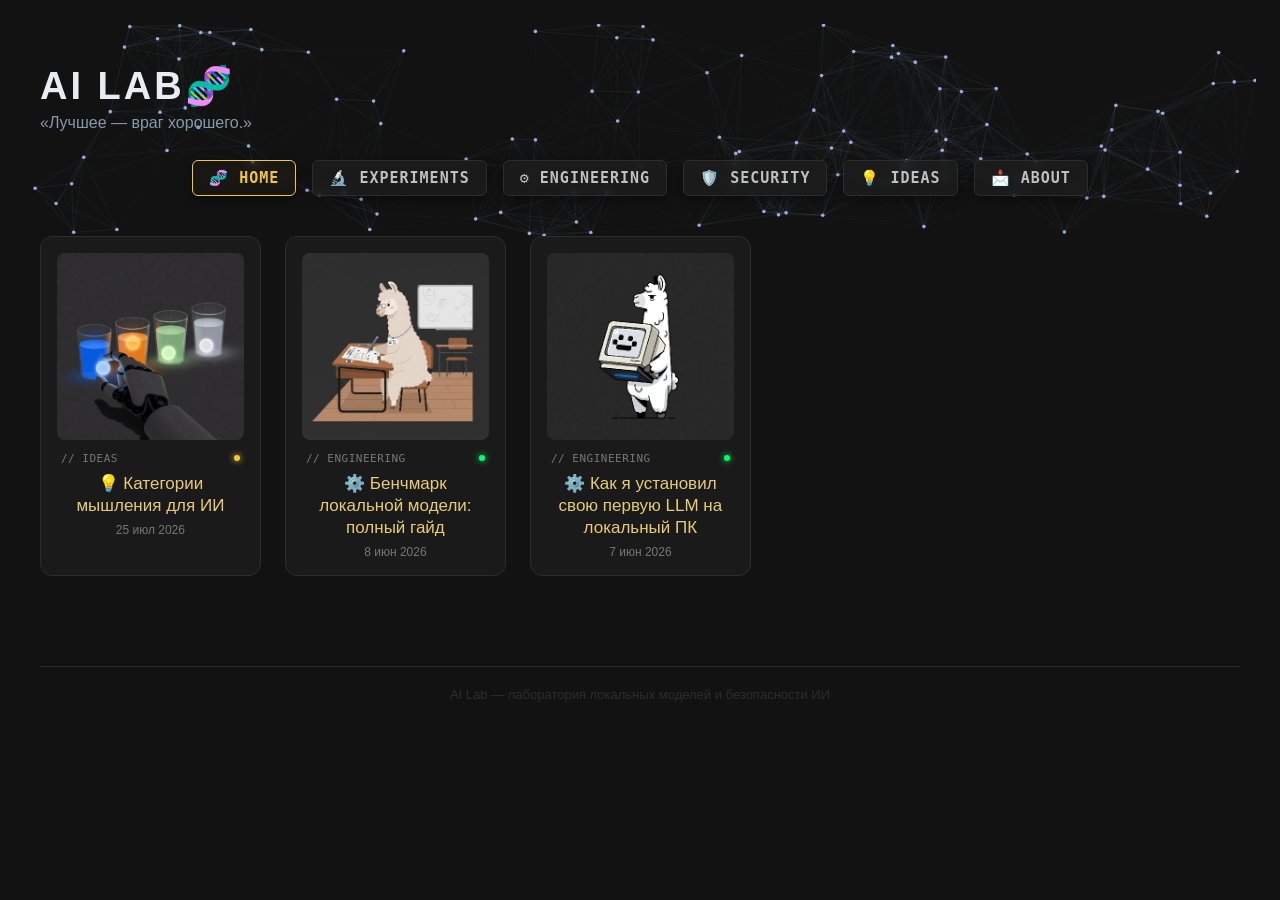
<file: index.html>
<!DOCTYPE html>
<html lang="ru">
<head>
  <meta charset="utf-8">
  <meta name="viewport" content="width=device-width, initial-scale=1.0">
  <title>AI Lab — Главная</title>
  <link rel="stylesheet" href="css/style.css">
</head>
<body>
<header>
  <!-- Фоновый холст остается на весь экран -->
  <canvas id="neuro-canvas"></canvas>
  
  <!-- Новый контейнер для выравнивания текста по левому краю контента -->
  <div class="header-container">
    <h1 class="matrix-title">AI Lab🧬</h1>
    <div class="subtitle">«Лучшее — враг хорошего.»</div>
<nav>
  <a href="index.html" class="category-btn active" data-category="ALL">🧬 HOME</a>
  <a href="experiments.html">🔬 EXPERIMENTS</a>
  <a href="ENGINEERING.html">⚙️ ENGINEERING</a>
  <a href="SECURITY.html">🛡️ SECURITY</a>
  <a href="IDEAS.html">💡 IDEAS</a>
  <a href="about.html">📩 ABOUT</a>
</nav>
  </div>
</header>




<main>
  <!-- Возвращаем просторную сетку публикаций -->
  <div class="grid-container" id="posts-container">
    <!-- Сюда JS будет вставлять ваши карточки -->
  </div>
  
  <div id="pagination-controls" style="display: flex; justify-content: center; align-items: center; margin: 30px 0 40px; gap: 8px; flex-wrap: wrap;">
    <!-- Сюда JS вставит кнопки пагинации -->
  </div>
  
</div>

</main>

  <footer>
    AI Lab — лаборатория локальных моделей и безопасности ИИ
  </footer>

  <script src="js/main.js"></script>
  <script src="js/neuro.js"></script>
</body>
</html>
</file>
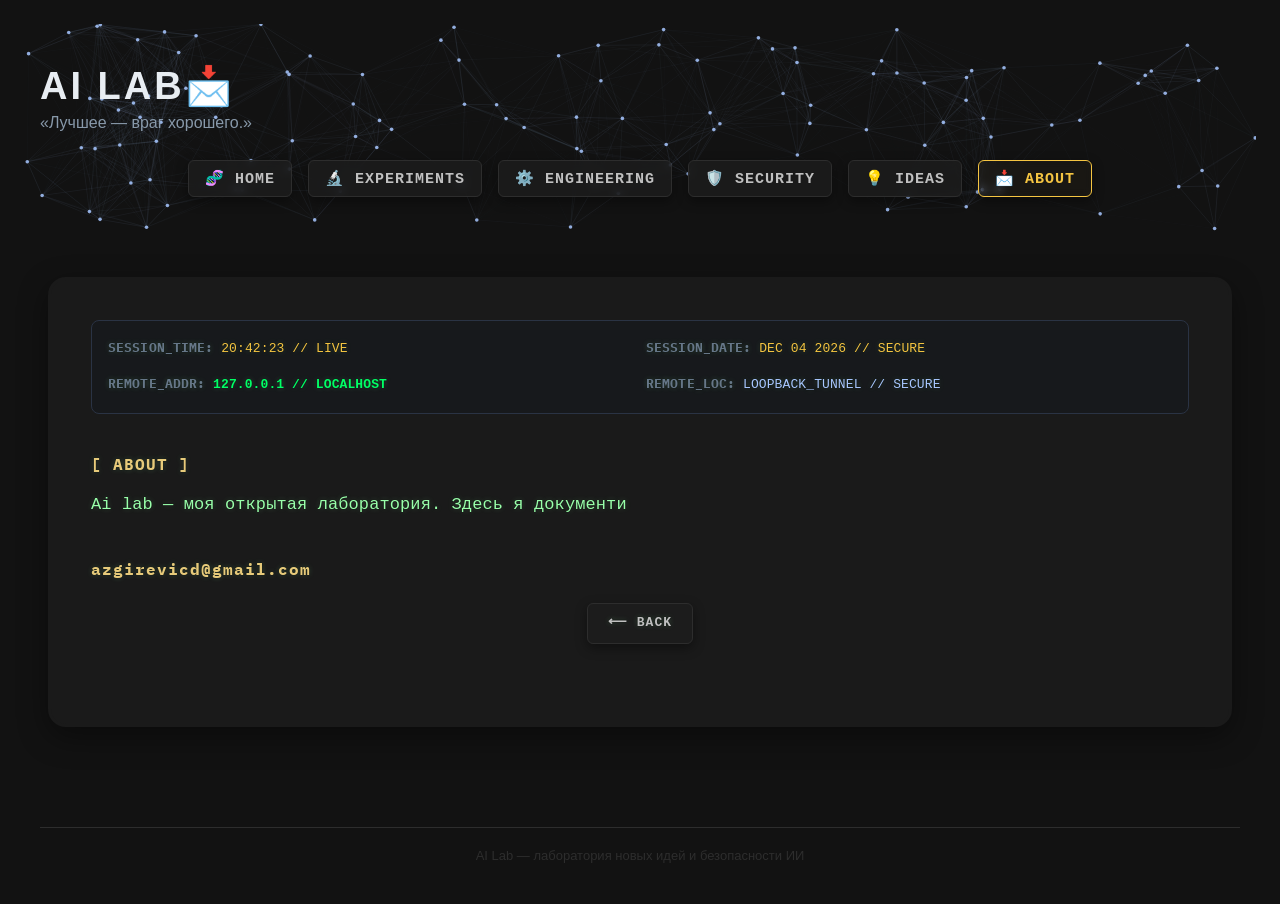
<file: about.html>
<!DOCTYPE html>
<html lang="ru">
<head>
  <meta charset="utf-8">
  <meta name="viewport" content="width=device-width, initial-scale=1.0">
  <title>AI Lab — About</title>
  <!-- ИСПРАВЛЕНО: Правильное и полное подключение худых кибер-шрифтов от Google -->
<link href="https://fonts.googleapis.com/css2?family=IBM+Plex+Mono:wght@400;600&display=swap" rel="stylesheet">
  <link rel="stylesheet" href="css/style.css">
</head>

<body>
<header>
  <canvas id="neuro-canvas"></canvas>
  <div class="header-container">
    <h1 class="matrix-title">AI Lab📩</h1>
    <div class="subtitle">«Лучшее — враг хорошего.»</div>
    <nav>
      <a href="index.html">🧬 HOME</a>
      <a href="experiments.html">🔬 EXPERIMENTS</a>
      <a href="ENGINEERING.html">⚙️ ENGINEERING</a>
      <a href="SECURITY.html">🛡️ SECURITY</a>
      <a href="IDEAS.html">💡 IDEAS</a>
      <a href="about.html" class="category-btn active" data-category="ABOUT">📩 ABOUT</a>
    </nav>
  </div>
</header>

  <main class="post-main-container">

      <!-- 3. Основной блок контента -->
  <article class="post-content">
<div class="spec-grid" style="margin-bottom: 24px;">
  <!-- Живые дата и время -->
  <div class="spec-item"><strong>SESSION_TIME:</strong> <span id="live-clock" style="color: #F5C542;">CONNECTING...</span></div>
  <div class="spec-item"><strong>SESSION_DATE:</strong> <span id="live-date" style="color: #F5C542;">SYNCING...</span></div>
  
  <!-- IP-адрес посетителя -->
  <div class="spec-item"><strong>REMOTE_ADDR:</strong> <span id="user-ip" style="color: #00ff66; font-weight: bold;">[SCANNING...]</span></div>
  <div class="spec-item"><strong>REMOTE_LOC:</strong> <span id="user-geo" style="color: #A8C7FF;">[LOCATING...]</span></div>

    </div>

</div>
    
    <h3>[ ABOUT ]</h3>
    <p>Ai lab — моя открытая лаборатория. Здесь я документирую эксперименты, фиксирую ошибки и делюсь выводами. Дневник моего погружения в сферу ИИ-технологий.
    Благодаря современным инструментам, теперь каждый может создавать готовые проекты (вроде этого сайта), не имея глубоких технических знаний.
    Мой путь — это обучение через практические эксперименты. Если этот сайт вдохновит или поможет кому-то — значит, всё было не зря.</p>

    <h3>azgirevicd@gmail.com</h3>
    
    <a href="#" class="back-link" onclick="if(document.referrer) { history.back(); return false; } else { window.location.href='index.html'; return false; }">
    ⟵ Back
    </a>
  </article>
</main>

  <footer>
    AI Lab — лаборатория новых идей и безопасности ИИ
  </footer>
  <script src="js/main.js"></script>
<script src="js/neuro.js"></script>
</body>
</body>
</html>
</file>
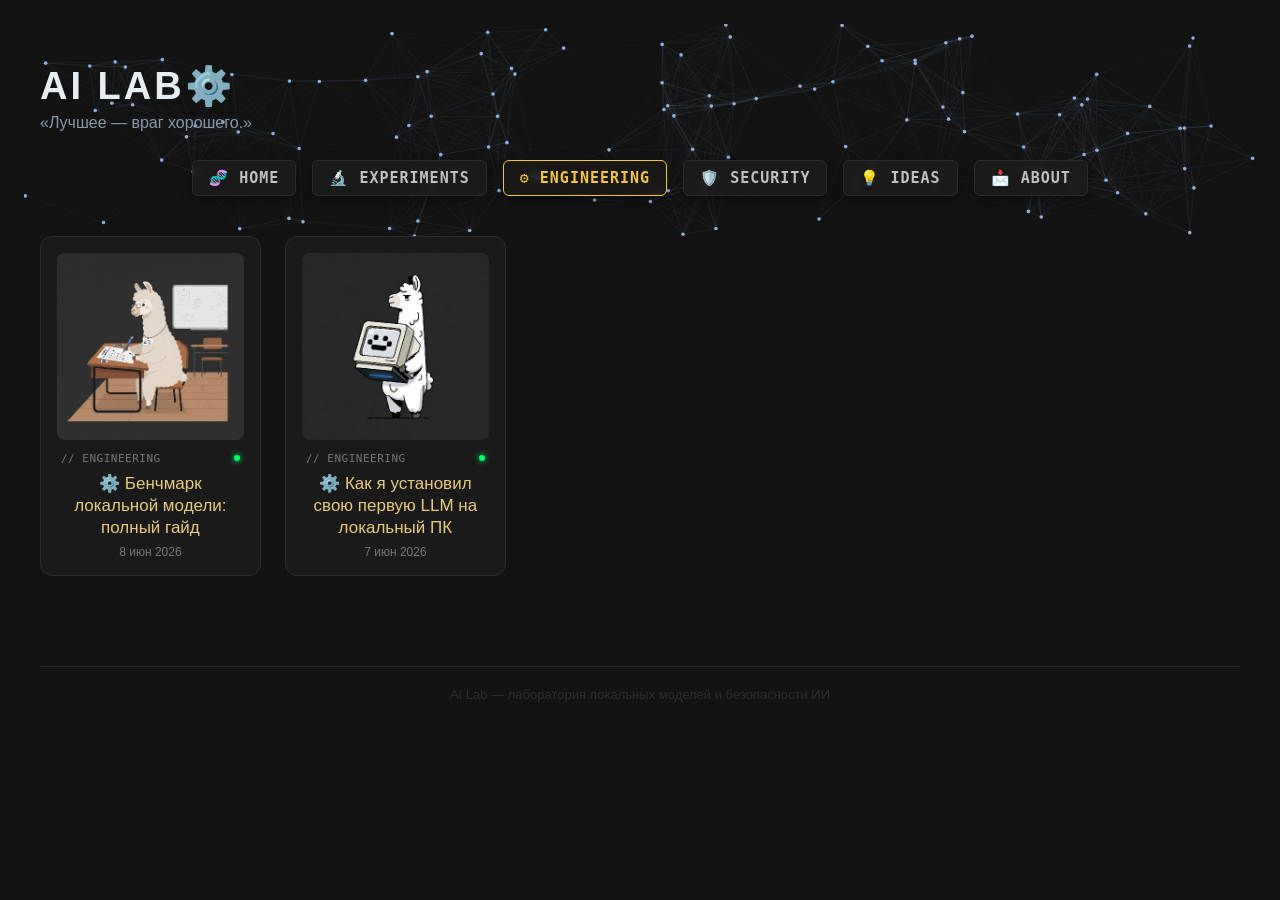
<file: ENGINEERING.html>
<!DOCTYPE html>
<html lang="ru">
<head>
  <meta charset="utf-8">
  <meta name="viewport" content="width=device-width, initial-scale=1.0">
  <title>AI Lab — Engineering</title>
  <link rel="stylesheet" href="css/style.css">
</head>
<body>
<header>
  <!-- Фоновый холст остается на весь экран -->
  <canvas id="neuro-canvas"></canvas>
  
  <!-- Новый контейнер для выравнивания текста по левому краю контента -->
  <div class="header-container">
    <h1 class="matrix-title">AI Lab⚙️</h1>
    <div class="subtitle">«Лучшее — враг хорошего.»</div>
<nav>
  <a href="index.html">🧬 HOME</a>
  <a href="experiments.html">🔬 EXPERIMENTS</a>
  <a href="ENGINEERING.html" class="category-btn active" data-category="ENGINEERING">⚙️ ENGINEERING</a>
  <a href="SECURITY.html">🛡️ SECURITY</a>
  <a href="IDEAS.html">💡 IDEAS</a>
  <a href="about.html">📩 ABOUT</a>
</nav>
  </div>
</header>


<main>
  <!-- Возвращаем просторную сетку публикаций -->
  <div class="grid-container" id="posts-container">
    <!-- Сюда JS будет вставлять ваши карточки -->
  </div>
  
  <div id="pagination-controls" style="display: flex; justify-content: center; align-items: center; margin: 30px 0 40px; gap: 8px; flex-wrap: wrap;">
    <!-- Сюда JS вставит кнопки пагинации -->
  </div>
</main>

  <footer>
    AI Lab — лаборатория локальных моделей и безопасности ИИ
  </footer>

  <script src="js/main.js"></script>
  <script src="js/neuro.js"></script>
</body>
</html>
</file>
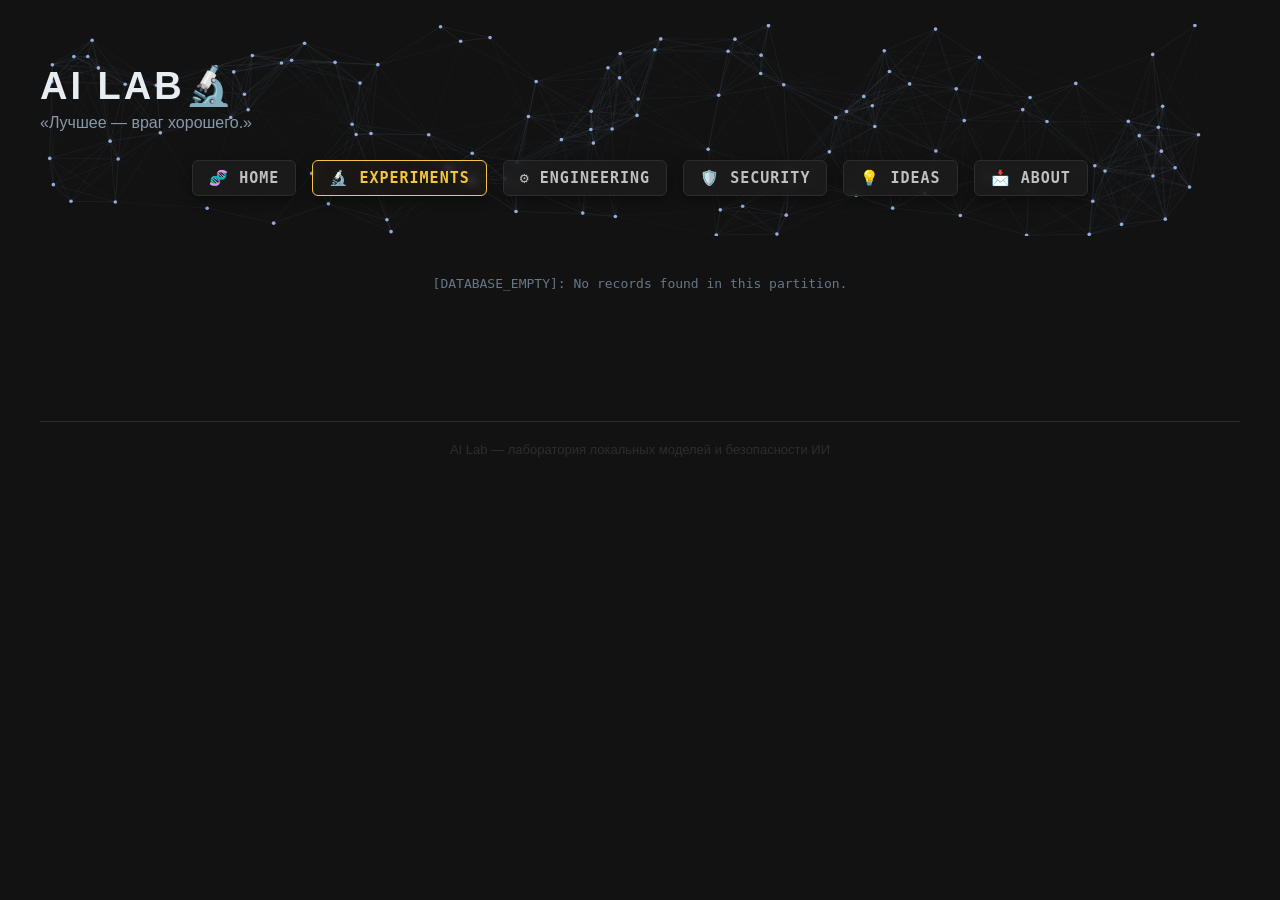
<file: EXPERIMENTS.html>
<!DOCTYPE html>
<html lang="ru">
<head>
  <meta charset="utf-8">
  <meta name="viewport" content="width=device-width, initial-scale=1.0">
  <title>AI Lab — Experiments</title>
  <link rel="stylesheet" href="css/style.css">
</head>
<body>
<header>
  <!-- Фоновый холст остается на весь экран -->
  <canvas id="neuro-canvas"></canvas>
  
  <!-- Новый контейнер для выравнивания текста по левому краю контента -->
  <div class="header-container">
    <h1 class="matrix-title">AI Lab🔬</h1>
    <div class="subtitle">«Лучшее — враг хорошего.»</div>
<nav>
  <a href="index.html">🧬 HOME</a>
  <a href="EXPERIMENTS.html" class="category-btn active" data-category="EXPERIMENTS">🔬 EXPERIMENTS</a>
  <a href="ENGINEERING.html">⚙️ ENGINEERING</a>
  <a href="SECURITY.html">🛡️ SECURITY</a>
  <a href="IDEAS.html">💡 IDEAS</a>
  <a href="about.html">📩 ABOUT</a>
</nav>
  </div>
</header>


<main>
  <!-- Возвращаем просторную сетку публикаций -->
  <div class="grid-container" id="posts-container">
    <!-- Сюда JS будет вставлять ваши карточки -->
  </div>
  
  <div id="pagination-controls" style="display: flex; justify-content: center; align-items: center; margin: 30px 0 40px; gap: 8px; flex-wrap: wrap;">
    <!-- Сюда JS вставит кнопки пагинации -->
  </div>
</main>

  <footer>
    AI Lab — лаборатория локальных моделей и безопасности ИИ
  </footer>

  <script src="js/main.js"></script>
  <script src="js/neuro.js"></script>
</body>
</html>
</file>
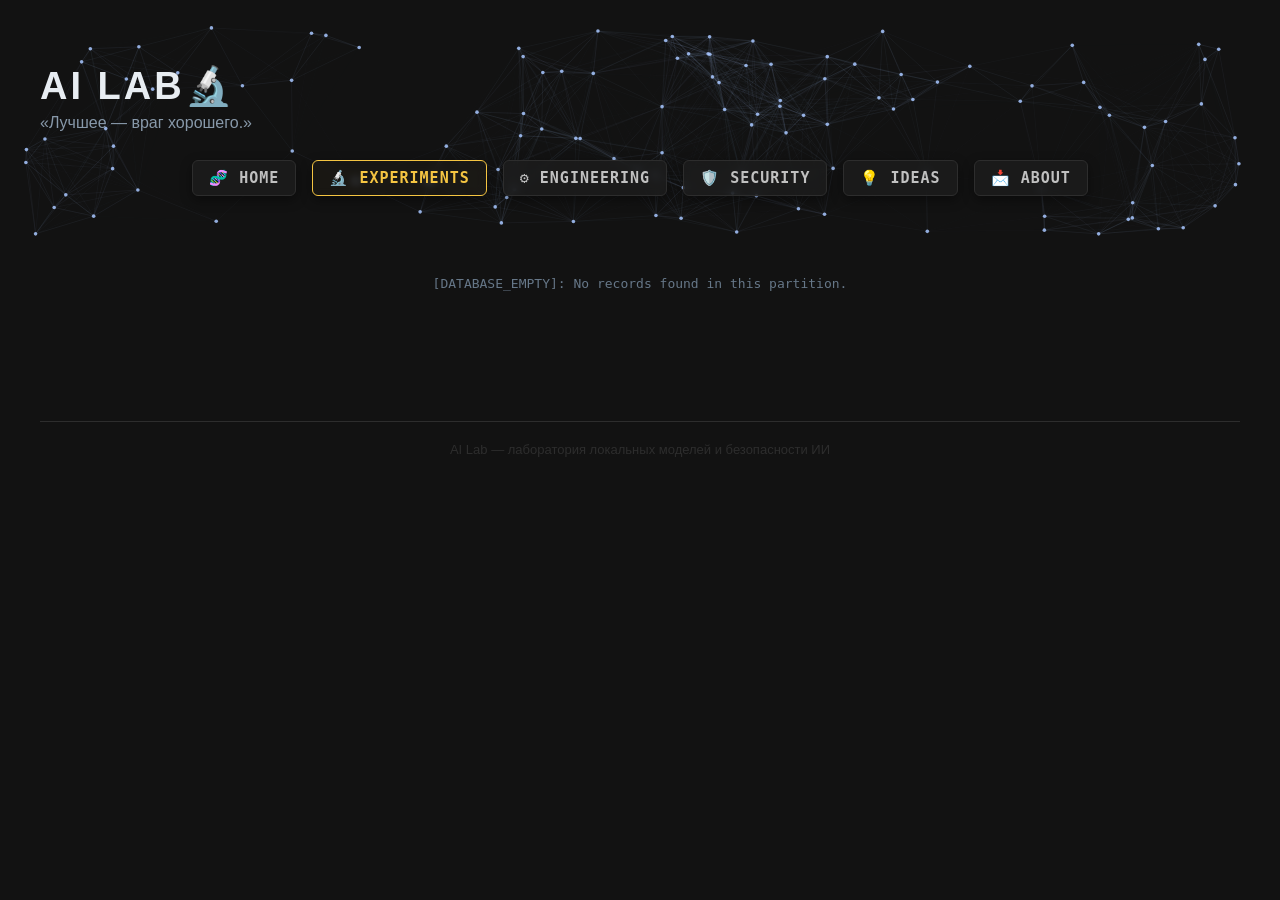
<file: experiments.html>
<!DOCTYPE html>
<html lang="ru">
<head>
  <meta charset="utf-8">
  <meta name="viewport" content="width=device-width, initial-scale=1.0">
  <title>AI Lab — Experiments</title>
  <link rel="stylesheet" href="css/style.css">
</head>
<body>
<header>
  <!-- Фоновый холст остается на весь экран -->
  <canvas id="neuro-canvas"></canvas>
  
  <!-- Новый контейнер для выравнивания текста по левому краю контента -->
  <div class="header-container">
    <h1 class="matrix-title">AI Lab🔬</h1>
    <div class="subtitle">«Лучшее — враг хорошего.»</div>
<nav>
  <a href="index.html">🧬 HOME</a>
  <a href="experiments.html" class="category-btn active" data-category="EXPERIMENTS">🔬 EXPERIMENTS</a>
  <a href="ENGINEERING.html">⚙️ ENGINEERING</a>
  <a href="SECURITY.html">🛡️ SECURITY</a>
  <a href="IDEAS.html">💡 IDEAS</a>
  <a href="about.html">📩 ABOUT</a>
</nav>
  </div>
</header>


<main>
  <!-- Возвращаем просторную сетку публикаций -->
  <div class="grid-container" id="posts-container">
    <!-- Сюда JS будет вставлять ваши карточки -->
  </div>
  
  <div id="pagination-controls" style="display: flex; justify-content: center; align-items: center; margin: 30px 0 40px; gap: 8px; flex-wrap: wrap;">
    <!-- Сюда JS вставит кнопки пагинации -->
  </div>
</main>

  <footer>
    AI Lab — лаборатория локальных моделей и безопасности ИИ
  </footer>

  <script src="js/main.js"></script>
  <script src="js/neuro.js"></script>
</body>
</html>
</file>
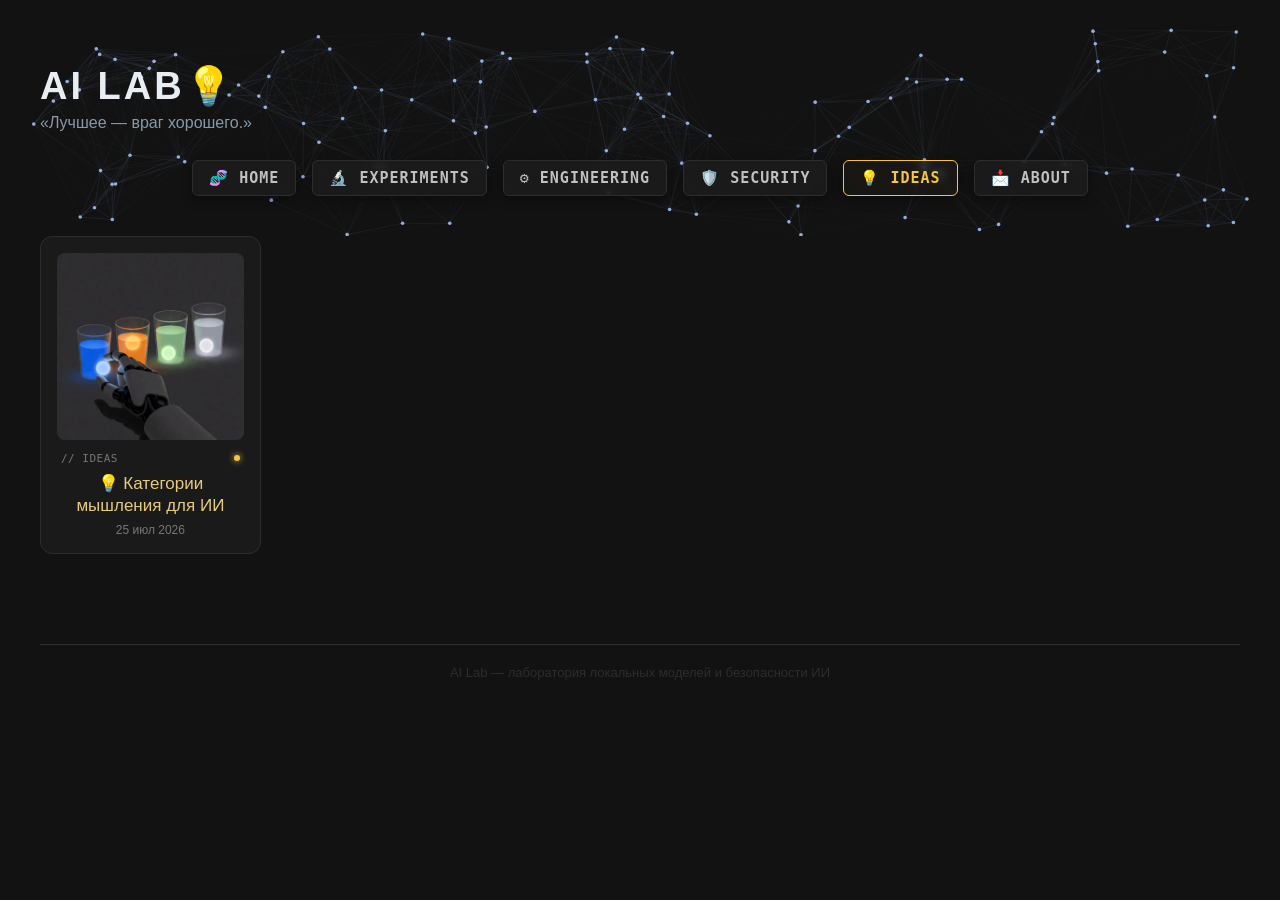
<file: IDEAS.html>
<!DOCTYPE html>
<html lang="ru">
<head>
  <meta charset="utf-8">
  <meta name="viewport" content="width=device-width, initial-scale=1.0">
  <title>AI Lab — Ideas</title>
  <link rel="stylesheet" href="css/style.css">
</head>
<body>
<header>
  <!-- Фоновый холст остается на весь экран -->
  <canvas id="neuro-canvas"></canvas>
  
  <!-- Новый контейнер для выравнивания текста по левому краю контента -->
  <div class="header-container">
    <h1 class="matrix-title">AI Lab💡</h1>
    <div class="subtitle">«Лучшее — враг хорошего.»</div>
<nav>
  <a href="index.html">🧬 HOME</a>
  <a href="experiments.html">🔬 EXPERIMENTS</a>
  <a href="ENGINEERING.html">⚙️ ENGINEERING</a>
  <a href="SECURITY.html">🛡️ SECURITY</a>
  <a href="IDEAS.html" class="category-btn active" data-category="EIDEAS">💡 IDEAS</a>
  <a href="about.html">📩 ABOUT</a>
</nav>
  </div>
</header>


<main>
  <!-- Возвращаем просторную сетку публикаций -->
  <div class="grid-container" id="posts-container">
    <!-- Сюда JS будет вставлять ваши карточки -->
  </div>
  
  <div id="pagination-controls" style="display: flex; justify-content: center; align-items: center; margin: 30px 0 40px; gap: 8px; flex-wrap: wrap;">
    <!-- Сюда JS вставит кнопки пагинации -->
  </div>
</main>

  <footer>
    AI Lab — лаборатория локальных моделей и безопасности ИИ
  </footer>

  <script src="js/main.js"></script>
  <script src="js/neuro.js"></script>
</body>
</html>
</file>
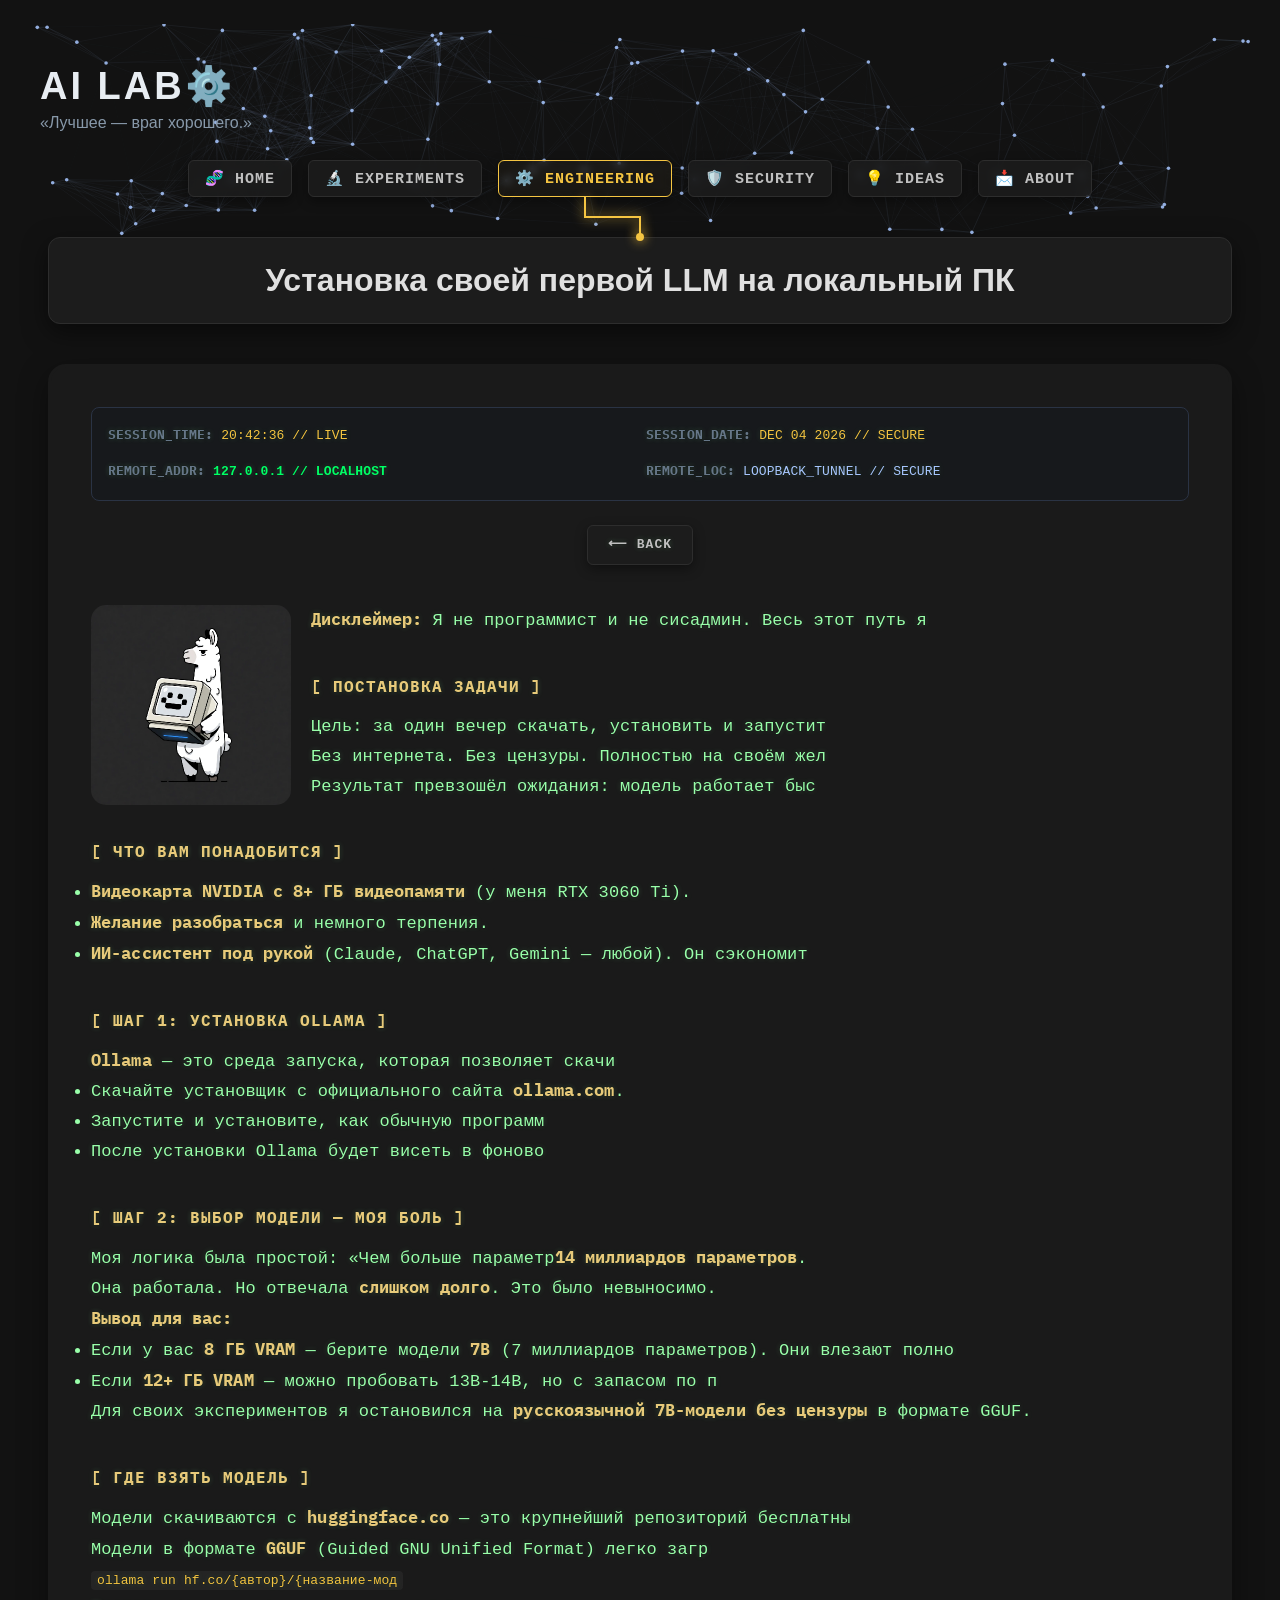
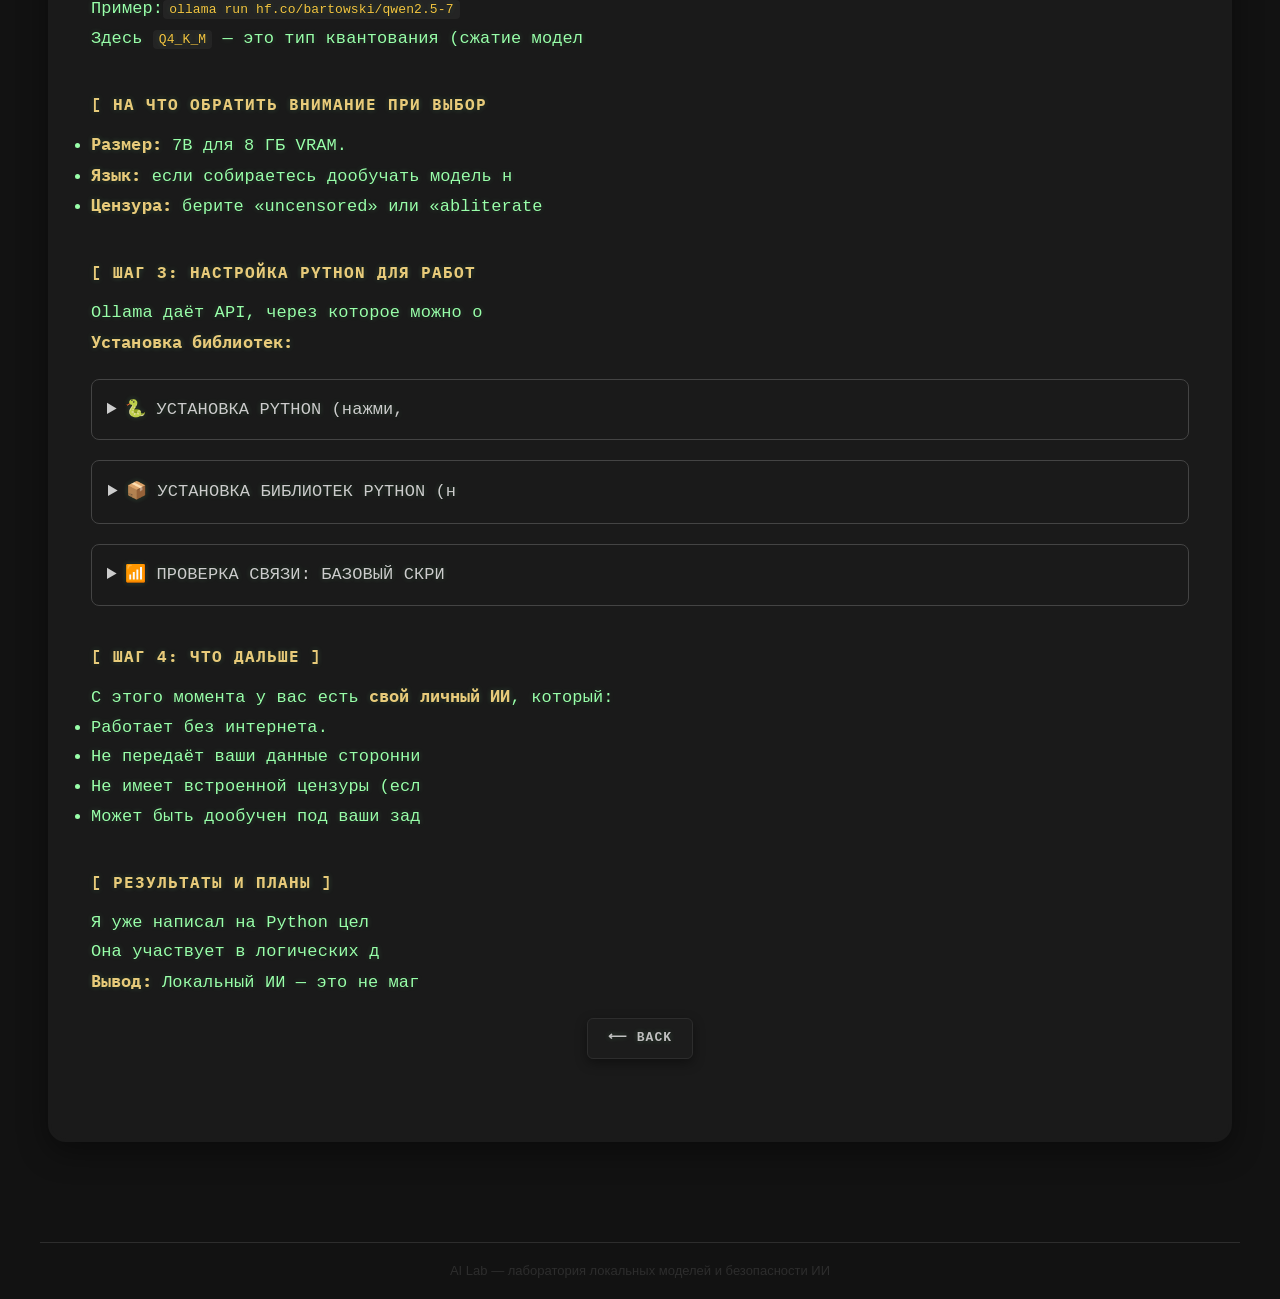
<file: post-1.html>
<!DOCTYPE html>
<html lang="ru">
<head>
  <meta charset="utf-8">
  <meta name="viewport" content="width=device-width, initial-scale=1.0">
  <title>AI Lab — Установка локальной модели Qwen 2.5</title>
  
  <!-- ИСПРАВЛЕНО: Правильное и полное подключение худых кибер-шрифтов от Google -->
<link href="https://fonts.googleapis.com/css2?family=IBM+Plex+Mono:wght@400;600&display=swap" rel="stylesheet">
  <link rel="stylesheet" href="css/style.css">
</head>
<body>
<header>
  <canvas id="neuro-canvas"></canvas>
  <div class="header-container">
    <h1 class="matrix-title">AI Lab⚙️</h1>
    <div class="subtitle">«Лучшее — враг хорошего.»</div>
    <nav>
      <a href="index.html">🧬 HOME</a>
      <a href="EXPERIMENTS.html">🔬 EXPERIMENTS</a>
      <a href="ENGINEERING.html" class="category-btn active" data-category="ENGINEERING">⚙️ ENGINEERING</a>
      <a href="SECURITY.html">🛡️ SECURITY</a>
      <a href="IDEAS.html">💡 IDEAS</a>
      <a href="about.html">📩 ABOUT</a>
    </nav>
  </div>
</header>

<main class="post-main-container">

  <!-- 1. Отдельный изолированный блок для названия темы -->
 <div class="post-title-card">
  <h1>Установка своей первой LLM на локальный ПК</h1>
</div>

  <!-- 3. Основной блок контента -->
<article class="post-content">
<div class="spec-grid" style="margin-bottom: 24px;">
  <!-- Живые дата и время -->
  <div class="spec-item"><strong>SESSION_TIME:</strong> <span id="live-clock" style="color: #F5C542;">CONNECTING...</span></div>
  <div class="spec-item"><strong>SESSION_DATE:</strong> <span id="live-date" style="color: #F5C542;">SYNCING...</span></div>
  
  <!-- IP-адрес посетителя -->
  <div class="spec-item"><strong>REMOTE_ADDR:</strong> <span id="user-ip" style="color: #00ff66; font-weight: bold;">[SCANNING...]</span></div>
  <div class="spec-item"><strong>REMOTE_LOC:</strong> <span id="user-geo" style="color: #A8C7FF;">[LOCATING...]</span></div>

  </div>
<a href="#" class="back-link" onclick="if(document.referrer) { history.back(); return false; } else { window.location.href='index.html'; return false; }">
      ⟵ Back
    </a>    
    
<img src="images/pub1/olama.png" alt="Ollama Logo" style="width: 200px; height: 200px; float: left; margin-right: 20px; margin-bottom: 10px; border-radius: 15px;">
<p><strong>Дисклеймер:</strong> Я не программист и не сисадмин. Весь этот путь я проделал с ИИ-ассистентом, который объяснял мне каждый шаг. Если получилось у меня — получится и у вас.</p>

<h3>[ ПОСТАНОВКА ЗАДАЧИ ]</h3>
<p>Цель: за один вечер скачать, установить и запустить собственную нейросеть.</p>
<p>Без интернета. Без цензуры. Полностью на своём железе.</p>
<p>Результат превзошёл ожидания: модель работает быстро, а Python-обвязка открыла путь к автономным экспериментам.</p>

<h3>[ ЧТО ВАМ ПОНАДОБИТСЯ ]</h3>
<ul>
  <li><strong>Видеокарта NVIDIA с 8+ ГБ видеопамяти</strong> (у меня RTX 3060 Ti).</li>
  <li><strong>Желание разобраться</strong> и немного терпения.</li>
  <li><strong>ИИ-ассистент под рукой</strong> (Claude, ChatGPT, Gemini — любой). Он сэкономит вам часы гугления.</li>
</ul>

<h3>[ ШАГ 1: УСТАНОВКА OLLAMA ]</h3>
<p><strong>Ollama</strong> — это среда запуска, которая позволяет скачивать и запускать языковые модели одной командой.</p>
<ul>
  <li>Скачайте установщик с официального сайта <strong>ollama.com</strong>.</li>
  <li>Запустите и установите, как обычную программу.</li>
  <li>После установки Ollama будет висеть в фоновом режиме. Всё.</li>
</ul>

<h3>[ ШАГ 2: ВЫБОР МОДЕЛИ — МОЯ БОЛЬ ]</h3>
<p>Моя логика была простой: «Чем больше параметров — тем умнее». Я скачал модель на <strong>14 миллиардов параметров</strong>.</p>
<p>Она работала. Но отвечала <strong>слишком долго</strong>. Это было невыносимо.</p>
<p><strong>Вывод для вас:</strong></p>
<ul>
  <li>Если у вас <strong>8 ГБ VRAM</strong> — берите модели <strong>7B</strong> (7 миллиардов параметров). Они влезают полностью и работают быстро.</li>
  <li>Если <strong>12+ ГБ VRAM</strong> — можно пробовать 13B-14B, но с запасом по памяти всё равно лучше 7B.</li>
</ul>
<p>Для своих экспериментов я остановился на <strong>русскоязычной 7B-модели без цензуры</strong> в формате GGUF.</p>

<h3>[ ГДЕ ВЗЯТЬ МОДЕЛЬ ]</h3>
<p>Модели скачиваются с <strong>huggingface.co</strong> — это крупнейший репозиторий бесплатных открытых моделей. Там тысячи вариантов под любые задачи.</p>
<p>Модели в формате <strong>GGUF</strong> (Guided GNU Unified Format) легко загружаются в Ollama одной командой через командную строку:</p>
<p><code>ollama run hf.co/{автор}/{название-модели}:{квантование}</code></p>
<p>Пример:<code>ollama run hf.co/bartowski/qwen2.5-7b-uncensored-ru-GGUF:Q4_K_M</code></p>

<p>Здесь <code>Q4_K_M</code> — это тип квантования (сжатие модели для экономии памяти). Для 7B-моделей это оптимальный баланс качества и скорости.</p>

<h3>[ НА ЧТО ОБРАТИТЬ ВНИМАНИЕ ПРИ ВЫБОРЕ ]</h3>
<ul>
  <li><strong>Размер:</strong> 7B для 8 ГБ VRAM.</li>
  <li><strong>Язык:</strong> если собираетесь дообучать модель на русском языке — ищите модели с пометкой «ru» или «russian tuned».</li>
  <li><strong>Цензура:</strong> берите «uncensored» или «abliterated», если не хотите ограничений.</li>
</ul>

<h3>[ ШАГ 3: НАСТРОЙКА PYTHON ДЛЯ РАБОТЫ С МОДЕЛЬЮ ]</h3>
<p>Ollama даёт API, через которое можно общаться с моделью из кода на Python. Это открывает безграничные возможности для автоматизации.</p>
<p><strong>Установка библиотек:</strong></p>

<details style="margin: 20px 0; padding: 10px; border: 1px solid #444; border-radius: 8px; background: #1a1a1a; color: #ccc;">
  <summary style="cursor: pointer; padding: 5px; user-select: none;">
    
    🐍 УСТАНОВКА PYTHON (нажми, чтобы развернуть)
  </summary>
  <div style="margin-top: 10px;">

    <p>Python — это язык программирования, через который мы будем общаться с моделью. Если он у вас уже установлен — пропустите этот шаг.</p>

    <p><strong>Как установить:</strong></p>
    <ol>
      <li>Зайдите на официальный сайт <strong>python.org/downloads</strong>.</li>
      <li>Скачайте установщик для вашей системы (Windows, macOS, Linux).</li>
      <li><strong>Важно:</strong> на первом экране установки поставьте галочку <strong>«Add Python to PATH»</strong>. Без этого команды Python не будут работать из терминала.</li>
      <li>Нажмите «Install Now» и дождитесь окончания установки.</li>
    </ol>

    <p><strong>Проверка установки:</strong></p>
    <p>Откройте терминал (Win+R → cmd → Enter) и выполните:</p>
    <pre><code>python --version</code></pre>
    <p>Если вы увидели <code>Python 3.x.x</code> — всё готово. Если появилась ошибка — Python не добавлен в PATH, переустановите его с галочкой.</p>

    <p><strong>Дополнительно: pip</strong></p>
    <p>pip — это менеджер пакетов Python. Он устанавливается автоматически вместе с Python. Проверьте его:</p>
    <pre><code>pip --version</code></pre>
    <p>Через pip мы будем ставить все библиотеки для работы с моделью.</p>

  </div>
</details>

<details style="margin: 15px 0; padding: 10px; border: 1px solid #444; border-radius: 8px; background: #1a1a1a; color: #ccc;">
  <summary style="cursor: pointer; padding: 6px; user-select: none;">
    📦 УСТАНОВКА БИБЛИОТЕК PYTHON (нажми, чтобы развернуть)
  </summary>
  <div style="margin-top: 15px;">

    <p>Для работы с моделью через код понадобится несколько библиотек. Откройте терминал (командную строку) и по очереди выполните эти команды:</p>

    <pre><code># 1. Основная библиотека для HTTP-запросов к Ollama API
pip install requests

# 2. Работа с JSON (обычно встроена, но лучше проверить)
pip install json5

# 3. Библиотека для даты и времени (пригодится для логов)
pip install datetime

# 4. Регулярные выражения — для парсинга ответов модели
pip install re

# 5. NumPy — работа с массивами чисел (понадобится для обработки данных)
pip install numpy</code></pre>

    <p><strong>Что делает каждая библиотека в проекте:</strong></p>
    <ul>
      <li><strong>requests</strong> — отправляет HTTP-запросы к Ollama API. Через неё модель получает промпт и возвращает ответ.</li>
      <li><strong>json / json5</strong> — разбирает JSON-ответы от модели. Ollama возвращает данные в JSON-формате, их нужно парсить.</li>
      <li><strong>datetime</strong> — проставляет временные метки в логах. Пригодится, когда модель пишет дневник экспериментов.</li>
      <li><strong>re</strong> — регулярные выражения. Нужны, чтобы вытаскивать из ответа модели конкретные части (например, оценку Судьи от 1 до 5).</li>
      <li><strong>numpy</strong> — работа с числовыми массивами. Пригодится позже, когда модель начнёт анализировать данные телеметрии или результаты тестов.</li>
    </ul>

    <p><strong>Важно:</strong> все эти библиотеки бесплатны и занимают минимум места. Установка займёт не больше минуты.</p>

  </div>
</details>
<details style="margin: 20px 0; padding: 10px; border: 1px solid #444; border-radius: 8px; background: #1a1a1a; color: #ccc;">
  <summary style="cursor: pointer; padding: 5px; user-select: none;">
 📶 ПРОВЕРКА СВЯЗИ: БАЗОВЫЙ СКРИПТ (нажми, чтобы развернуть)
  </summary>
<p>Создайте текстовый файл и переименуйте его в <code>test_ollama.py</code> , откройте через блокнот и вставте туда этот код.</p>

<pre><code>import requests
import json

# Адрес Ollama API (работает локально)
url = "http://localhost:11434/api/generate"

# Данные запроса
data = {
    "model": "qwen2.5:7b",           # замените на название вашей модели
    "prompt": "Привет! Расскажи, кто ты и что умеешь.",
    "stream": False,                 # False — получить ответ целиком
    "options": {
        "temperature": 0.7,          # креативность: 0 = строго, 1 = свободно
        "num_predict": 200           # максимальная длина ответа в токенах
    }
}

# Отправляем запрос
print("📡 Отправка запроса к модели...")
response = requests.post(url, json=data, timeout=60)

# Разбираем ответ
if response.status_code == 200:
    result = response.json()
    print("✅ Модель отвечает:")
    print("-" * 50)
    print(result["response"])
    print("-" * 50)
    print(f"⏱ Время ответа: {result.get('total_duration', 0) / 1e9:.2f} сек.")
    print(f"📊 Потреблено токенов: {result.get('eval_count', 0)}")
else:
    print(f"❌ Ошибка {response.status_code}: {response.text}")
</code></pre>
<p>Откройте командную строку , введите команду <code>"python"</code> и укажите путь к файлу по примеру : <code>"python D:\Папка\test_ollama.py"</code></p>
<p><strong>Ожидаемый результат:</strong></p>
<p>Если связка Python + Ollama работает, вы увидите осмысленный ответ модели с указанием времени и количества токенов.</p>
<p><strong>Частая ошибка:</strong> если скрипт ругается на <code>connection refused</code> — Ollama не запущена. Откройте её через меню Пуск или выполните в терминале <code>ollama serve</code>.</p>

<img src="images/pub1/cod.png" alt="Ollama Logo" style="width: 1100px; height: 600px; float: left; margin-right: 20px; margin-bottom: 10px; border-radius: 15px;">
</p>
</details>
<h3>[ ШАГ 4: ЧТО ДАЛЬШЕ ]</h3>
<p>С этого момента у вас есть <strong>свой личный ИИ</strong>, который:</p>
<ul>
  <li>Работает без интернета.</li>
  <li>Не передаёт ваши данные сторонним серверам.</li>
  <li>Не имеет встроенной цензуры (если вы выбрали такую модель).</li>
  <li>Может быть дообучен под ваши задачи через LoRA.</li>
</ul>
<h3>[ РЕЗУЛЬТАТЫ И ПЛАНЫ ]</h3>
<p>Я уже написал на Python целую экосистему для своей модели.</p>
<p>Она участвует в логических дуэлях («Кремниевый ринг»), оценивает себя сама через второго агента-Судью, а ценные результаты сохраняет в файл для будущего дообучения. Но это уже тема для отдельного поста.</p>
<p><strong>Вывод:</strong> Локальный ИИ — это не магия. Это инструмент, который можно собрать за один вечер. И он уже работает в моей лаборатории.</p>

    <a href="#" class="back-link" onclick="if(document.referrer) { history.back(); return false; } else { window.location.href='index.html'; return false; }">
      ⟵ Back
    </a>
  </article>

</main>

<footer>
  AI Lab — лаборатория локальных моделей и безопасности ИИ
</footer>

<script src="js/main.js"></script>
<script src="js/neuro.js"></script>
</body>
</html>
</file>
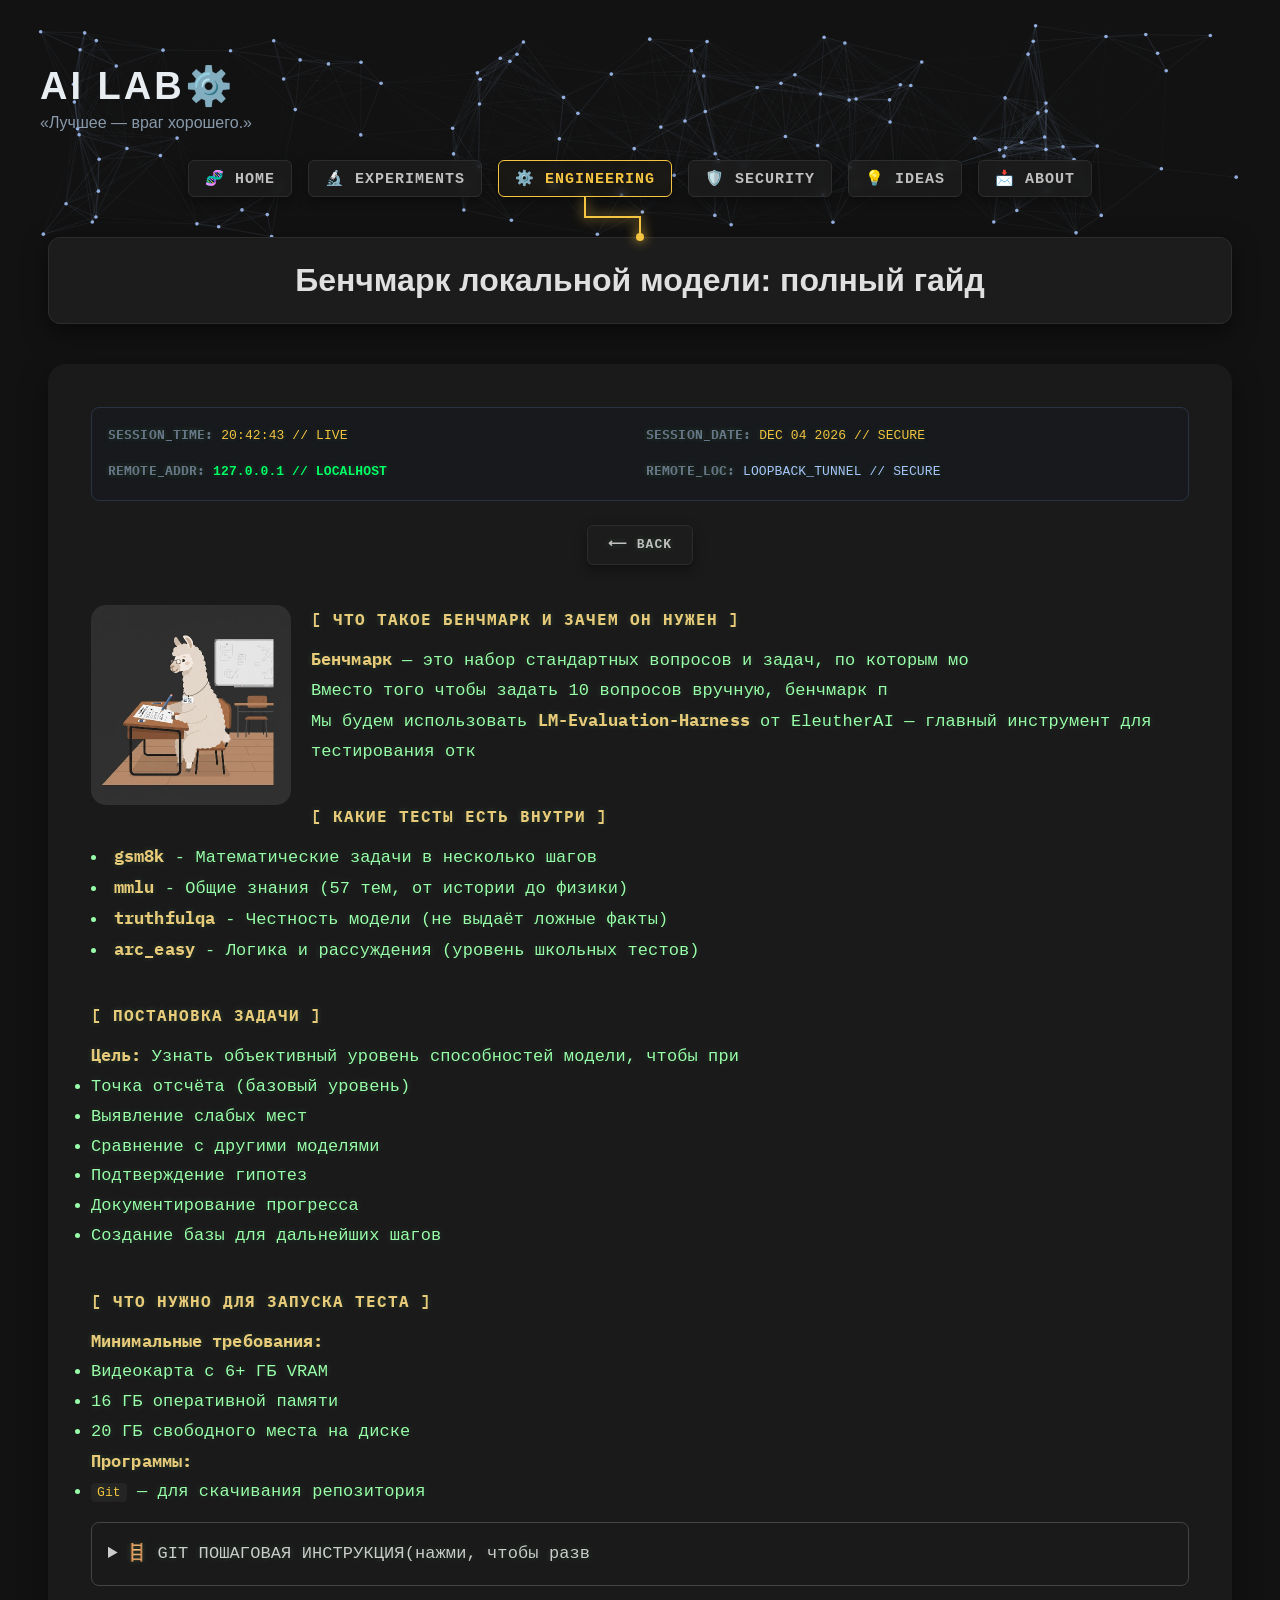
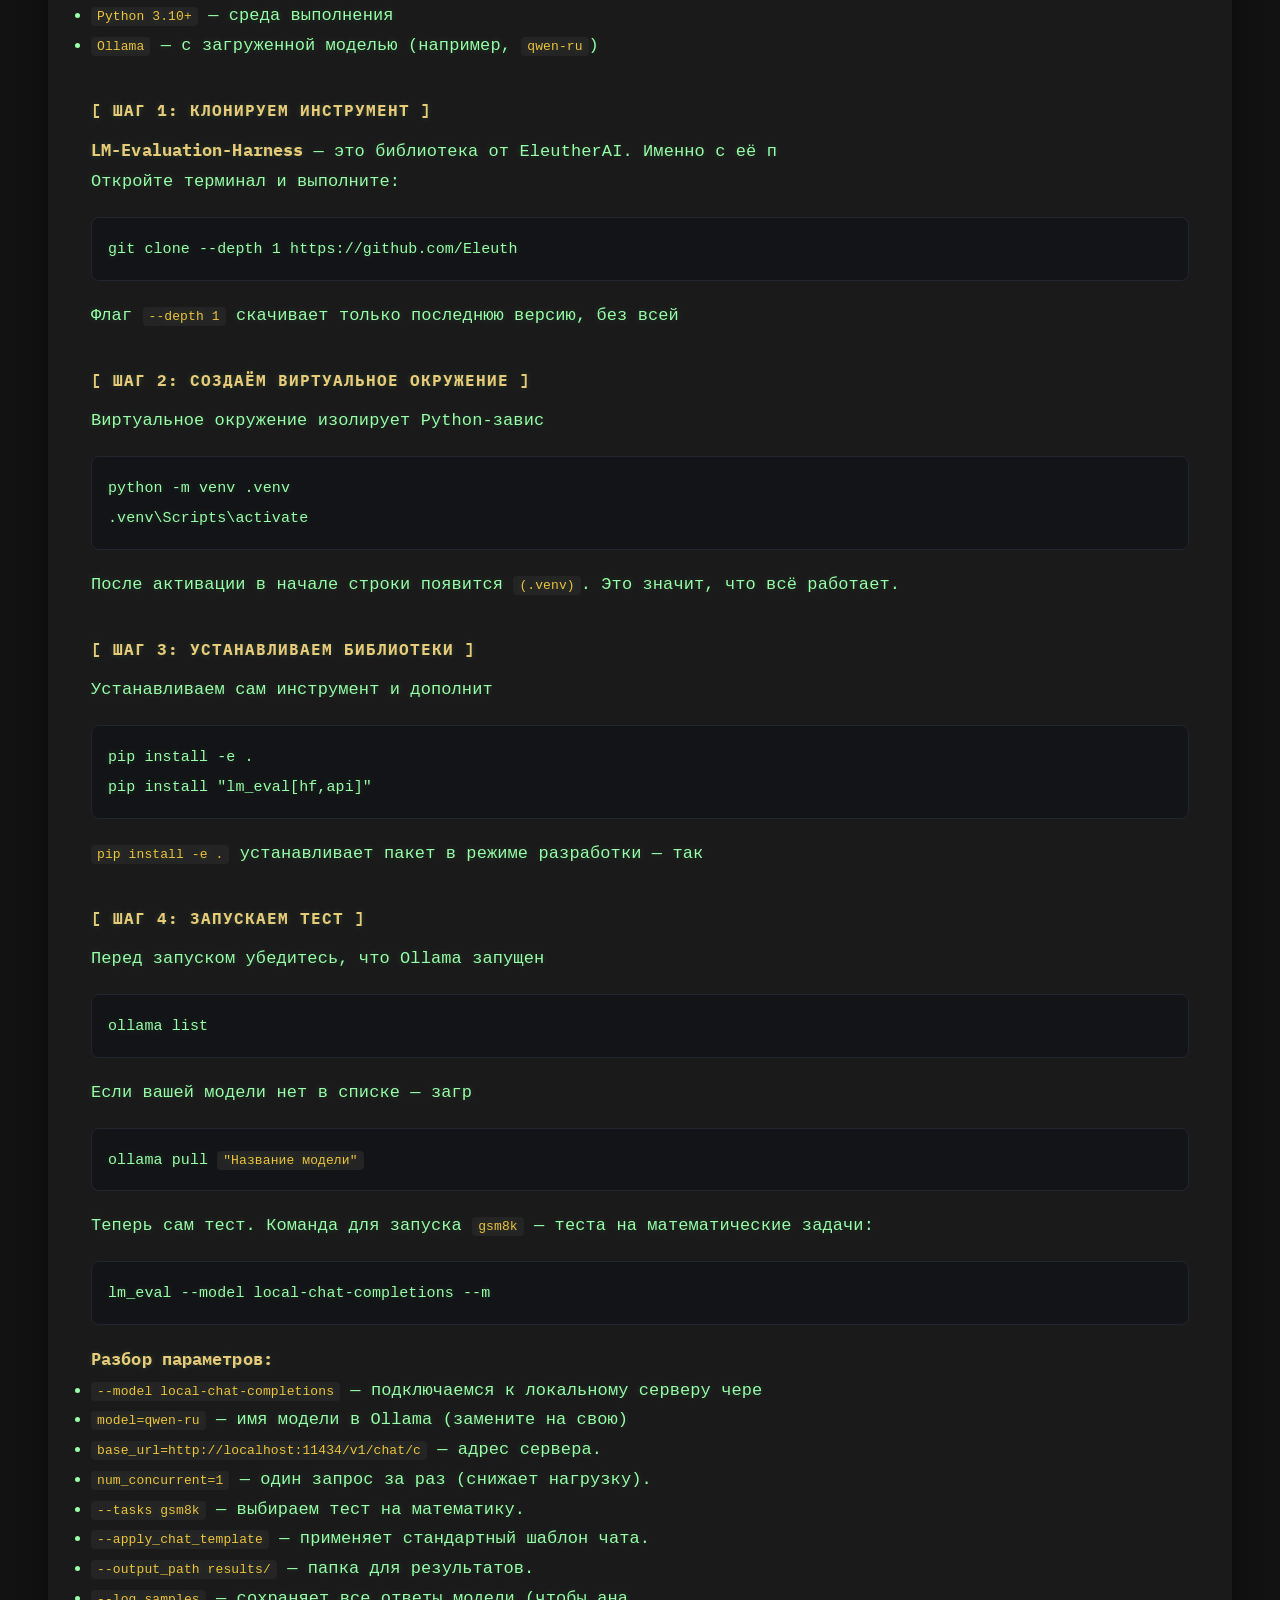
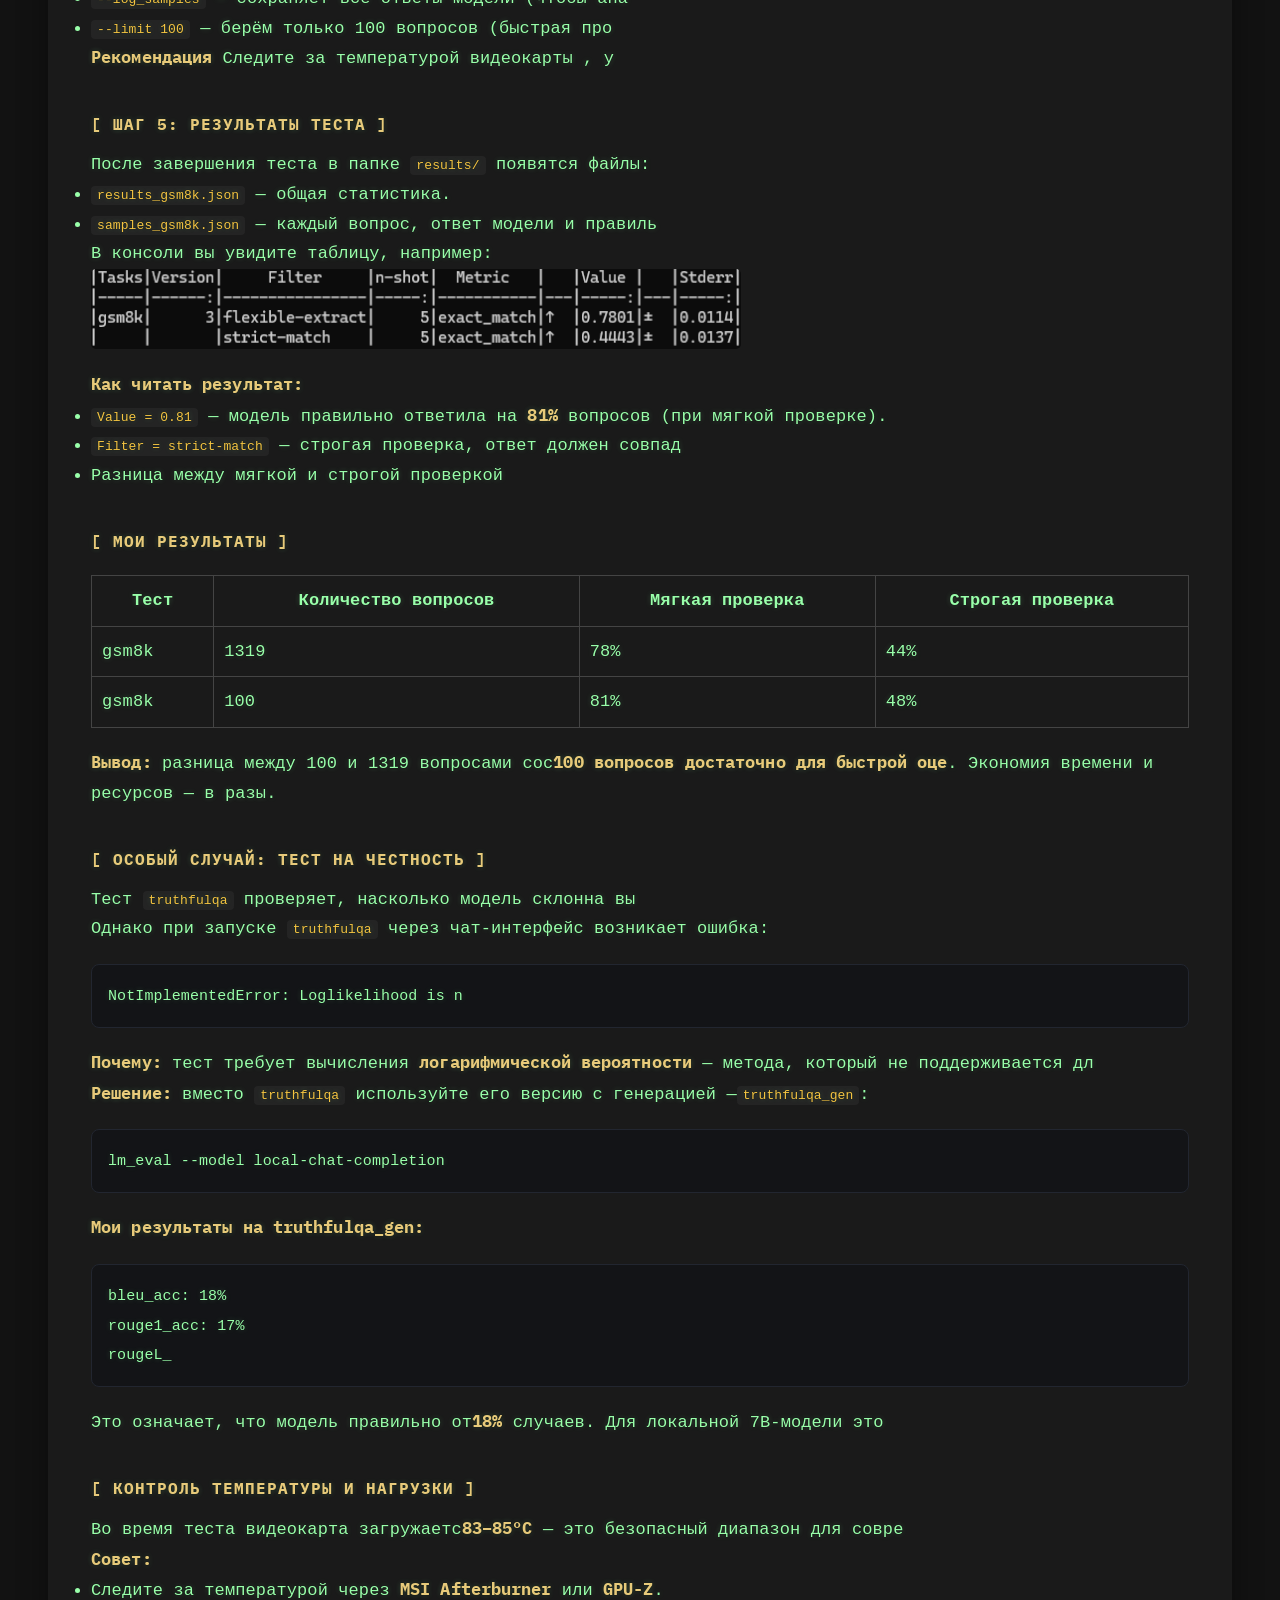
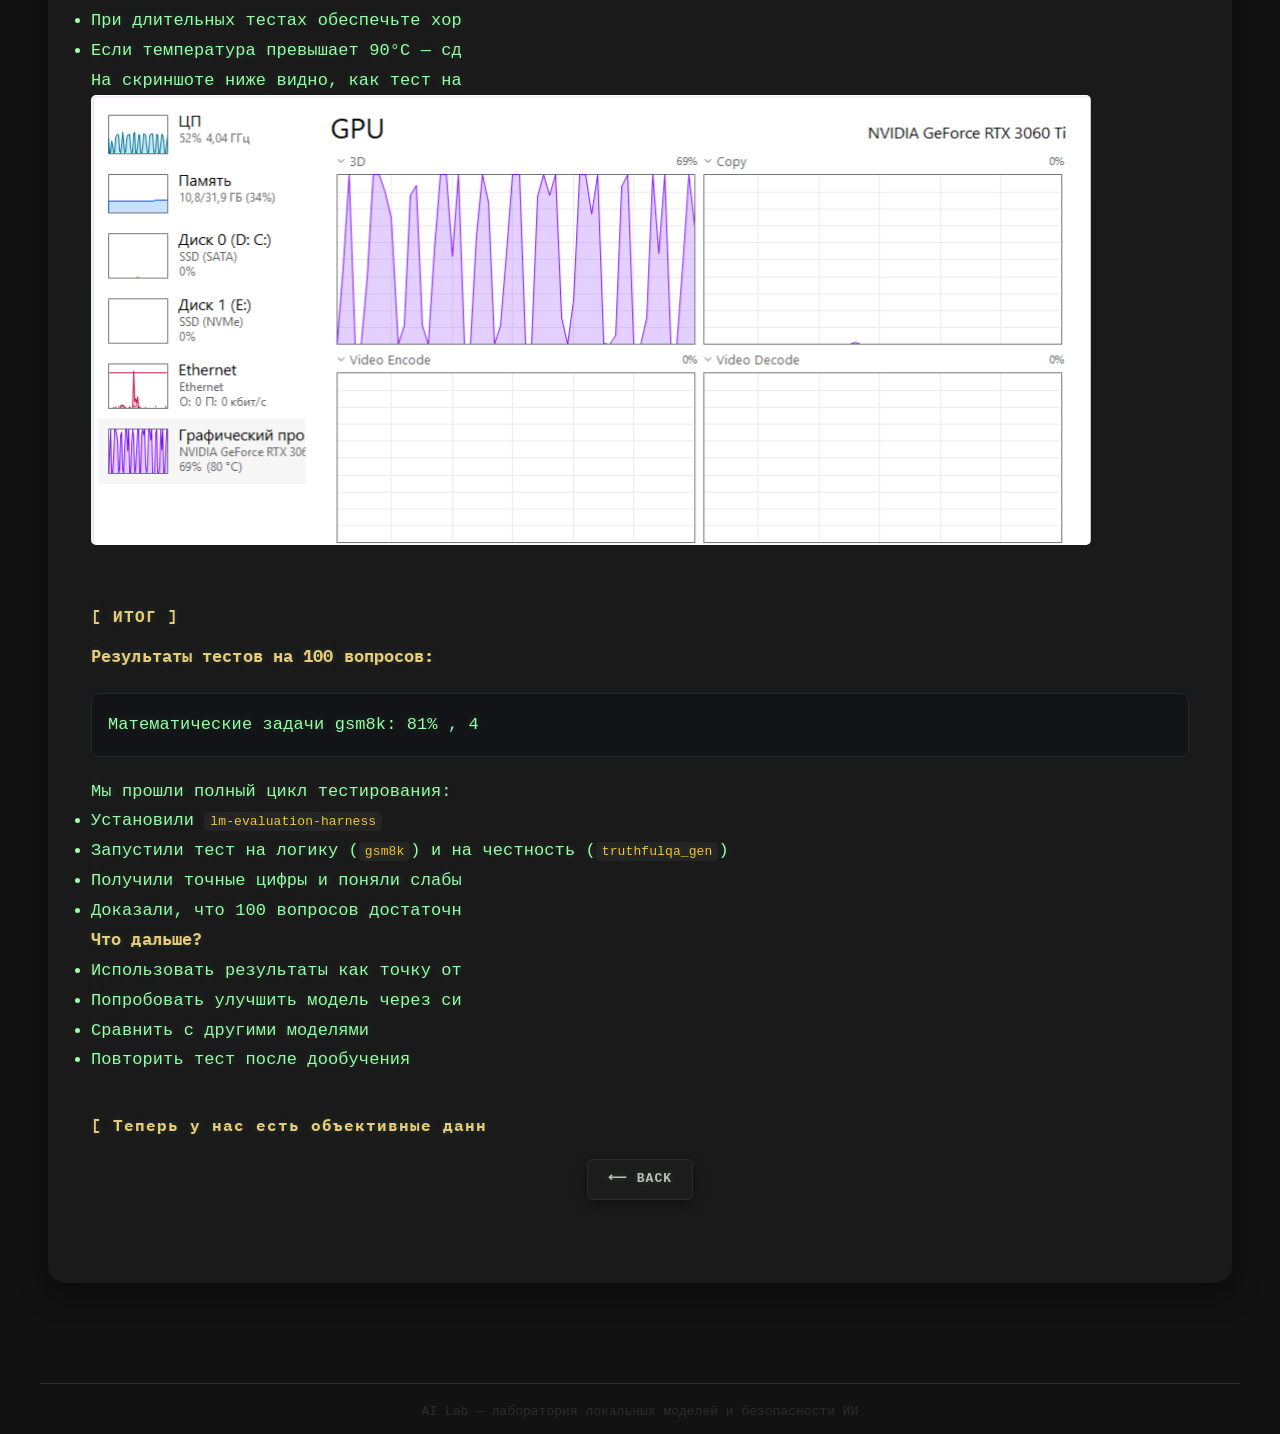
<file: post-2.html>
<!DOCTYPE html>
<html lang="ru">
<head>
  <meta charset="utf-8">
  <meta name="viewport" content="width=device-width, initial-scale=1.0">
  <title>AI Lab — Бенчмарк модели Qwen 2.5</title>
  
  <!-- ИСПРАВЛЕНО: Правильное и полное подключение худых кибер-шрифтов от Google -->
<link href="https://fonts.googleapis.com/css2?family=IBM+Plex+Mono:wght@400;600&display=swap" rel="stylesheet">
  <link rel="stylesheet" href="css/style.css">
</head>
<body>
<header>
  <canvas id="neuro-canvas"></canvas>
  <div class="header-container">
    <h1 class="matrix-title">AI Lab⚙️</h1>
    <div class="subtitle">«Лучшее — враг хорошего.»</div>
    <nav>
      <a href="index.html">🧬 HOME</a>
      <a href="EXPERIMENTS.html">🔬 EXPERIMENTS</a>
      <a href="ENGINEERING.html" class="category-btn active" data-category="ENGINEERING">⚙️ ENGINEERING</a>
      <a href="SECURITY.html">🛡️ SECURITY</a>
      <a href="IDEAS.html">💡 IDEAS</a>
      <a href="about.html">📩 ABOUT</a>
    </nav>
  </div>
</header>

<main class="post-main-container">

  <!-- 1. Отдельный изолированный блок для названия темы -->
 <div class="post-title-card">
  <h1>Бенчмарк локальной модели: полный гайд</h1>
</div>

  <!-- 3. Основной блок контента -->
  <article class="post-content">
<div class="spec-grid" style="margin-bottom: 24px;">
  <!-- Живые дата и время -->
  <div class="spec-item"><strong>SESSION_TIME:</strong> <span id="live-clock" style="color: #F5C542;">CONNECTING...</span></div>
  <div class="spec-item"><strong>SESSION_DATE:</strong> <span id="live-date" style="color: #F5C542;">SYNCING...</span></div>
  
  <!-- IP-адрес посетителя -->
  <div class="spec-item"><strong>REMOTE_ADDR:</strong> <span id="user-ip" style="color: #00ff66; font-weight: bold;">[SCANNING...]</span></div>
  <div class="spec-item"><strong>REMOTE_LOC:</strong> <span id="user-geo" style="color: #A8C7FF;">[LOCATING...]</span></div>
 </div>

 <a href="#" class="back-link" onclick="if(document.referrer) { history.back(); return false; } else { window.location.href='index.html'; return false; }">
      ⟵ Back
    </a>
    
<img src="images/pub2/olama.png" alt="Ollama Logo" style="width: 200px; height: 200px; float: left; margin-right: 20px; margin-bottom: 10px; border-radius: 15px;">
<h3>[ ЧТО ТАКОЕ БЕНЧМАРК И ЗАЧЕМ ОН НУЖЕН ]</h3>
<p><strong>Бенчмарк</strong> — это набор стандартных вопросов и задач, по которым можно сравнивать разные модели.</p>
<p>Вместо того чтобы задать 10 вопросов вручную, бенчмарк прогоняет модель через сотни и тысячи примеров и выдаёт точный процент правильных ответов.</p>
<p>Мы будем использовать <strong>LM-Evaluation-Harness</strong> от EleutherAI — главный инструмент для тестирования открытых моделей.</p>

  <h3>[ КАКИЕ ТЕСТЫ ЕСТЬ ВНУТРИ ]</h3>
  <li><strong>gsm8k</strong> - Математические задачи в несколько шагов</li>
  <li><strong>mmlu</strong> - Общие знания (57 тем, от истории до физики)</li>
  <li><strong>truthfulqa</strong> - Честность модели (не выдаёт ложные факты)</li>
  <li><strong>arc_easy</strong> - Логика и рассуждения (уровень школьных тестов)</li>
</ul>

<h3>[ ПОСТАНОВКА ЗАДАЧИ ]</h3>
<p><strong>Цель:</strong> Узнать объективный уровень способностей модели, чтобы принимать решения на основе данных, а не интуиции.</p>

<ul>
<li>Точка отсчёта (базовый уровень)</li>
<li>Выявление слабых мест</li>
<li>Сравнение с другими моделями</li>
<li>Подтверждение гипотез</li>
<li>Документирование прогресса</li>
<li>Создание базы для дальнейших шагов</li>
</ul>


<h3>[ ЧТО НУЖНО ДЛЯ ЗАПУСКА ТЕСТА ]</h3>
    <p><strong>Минимальные требования:</strong></p>
    <ul>
        <li>Видеокарта с 6+ ГБ VRAM</li>
        <li>16 ГБ оперативной памяти</li>
        <li>20 ГБ свободного места на диске</li>
    </ul>
    <p><strong>Программы:</strong></p>
    <ul>
        <li><code>Git</code> — для скачивания репозитория</li>

        <details style="margin: 15px 0; padding: 10px; border: 1px solid #444; border-radius: 8px; background: #1a1a1a; color: #ccc;">
  <summary style="cursor: pointer; padding: 6px; user-select: none;">
    
    🪜 GIT ПОШАГОВАЯ ИНСТРУКЦИЯ(нажми, чтобы развернуть)
  </summary>
  <div style="margin-top: 10px;">

    <p>Вот как пройти установщик, чтобы у вас всё работало.</p>
    <ol>
      <li><strong>Начало установки:</strong> Скачайте и запустите установщик с официального сайта <strong>git-scm.com.</strong>.</li>
      <li><strong>Выбор редактора:</strong> Здесь есть один важный момент. Vim — мощный, но сложный редактор. Рекомендую выбрать <strong>"Use the Nano editor by default"</strong> 
        (самый простой текстовый редактор, который работает из командной строки) . Не пугайтесь, если не знаете его — в рамках начальной работы он подойдёт идеально.</strong> .</li>
      <li><strong>Настройка имени ветки:</strong> Оставьте "Let Git decide" (или "Override the default" с main). Это современный стандарт, и в наших экспериментах это не играет роли.</li>
      <li><strong>Самое важное: настройка PATH:</strong> Это критично, чтобы Git работал из командной строки. На экране <strong>"Adjusting your PATH environment" </strong>
        выберите <strong>"Git from the command line and also from 3rd-party software"</strong>.</li>
      <li><strong>Остальные шаги:</strong> После этого вы увидите примерно 7-8 экранов с настройками для SSH, SSL, преобразования строк, терминала и т.д.
         Смело нажимайте <strong>"Next" </strong>на всех этих экранах, ничего не меняя . Все значения по умолчанию подходят для 99% пользователей. .</li>
      <li><strong>Конец установки:</strong> После установки закройте все открытые окна командной строки и откройте новое, чтобы изменения вступили в силу. 
        Введите команду <code>git --version</code>. Если вы увидели номер версии, вы справились!</strong></li>
    </ol>
  </div>
</details>


        <li><code>Python 3.10+</code> — среда выполнения</li>
        <li><code>Ollama</code> — с загруженной моделью (например, <code>qwen-ru</code>)</li>
    </ul>


<h3>[ ШАГ 1: КЛОНИРУЕМ ИНСТРУМЕНТ ]</h3>
<p><strong>LM-Evaluation-Harness</strong> — это библиотека от EleutherAI. Именно с её помощью исследователи проверяют модели перед тем, как выложить их в открытый доступ.</p>
<p>Откройте терминал и выполните:</p>
<pre><code>git clone --depth 1 https://github.com/EleutherAI/lm-evaluation-harness.git
cd lm-evaluation-harness</code></pre>
<p>Флаг <code>--depth 1</code> скачивает только последнюю версию, без всей истории — быстрее и легче.</p>

<h3>[ ШАГ 2: СОЗДАЁМ ВИРТУАЛЬНОЕ ОКРУЖЕНИЕ ]</h3>
<p>Виртуальное окружение изолирует Python-зависимости для этого проекта, чтобы они не конфликтовали с другими программами.</p>
<pre><code>python -m venv .venv
.venv\Scripts\activate   # Windows
source .venv/bin/activate # Mac/Linux</code></pre>
<p>После активации в начале строки появится <code>(.venv)</code>. Это значит, что всё работает.</p>

<h3>[ ШАГ 3: УСТАНАВЛИВАЕМ БИБЛИОТЕКИ ]</h3>
<p>Устанавливаем сам инструмент и дополнительные зависимости для работы с Hugging Face и API.</p>
<pre><code>pip install -e .
pip install "lm_eval[hf,api]"</code></pre>
<p><code>pip install -e .</code> устанавливает пакет в режиме разработки — так удобнее, если вы захотите вносить изменения в код инструмента.</p>

<h3>[ ШАГ 4: ЗАПУСКАЕМ ТЕСТ ]</h3>
<p>Перед запуском убедитесь, что Ollama запущен и модель загружена:</p>
<pre><code>ollama list</code></pre>
<p>Если вашей модели нет в списке — загрузите её:</p>
<pre><code>ollama pull <code>"Название модели"</code></pre>
<p>Теперь сам тест. Команда для запуска <code>gsm8k</code> — теста на математические задачи:</p>
<pre><code>lm_eval --model local-chat-completions --model_args model=qwen-ru^
 base_url=http://localhost:11434/v1/chat/completions,num_concurrent=1,tokenized_requests=False^
 --tasks gsm8k --apply_chat_template --output_path results/ --log_samples --limit 100</code></pre>

<p><strong>Разбор параметров:</strong></p>
<ul>
  <li><code>--model local-chat-completions</code> — подключаемся к локальному серверу через API чата.</li>
  <li><code>model=qwen-ru</code> — имя модели в Ollama (замените на свою).</li>
  <li><code>base_url=http://localhost:11434/v1/chat/completions</code> — адрес сервера.</li>
  <li><code>num_concurrent=1</code> — один запрос за раз (снижает нагрузку).</li>
  <li><code>--tasks gsm8k</code> — выбираем тест на математику.</li>
  <li><code>--apply_chat_template</code> — применяет стандартный шаблон чата.</li>
  <li><code>--output_path results/</code> — папка для результатов.</li>
  <li><code>--log_samples</code> — сохраняет все ответы модели (чтобы анализировать ошибки).</li>
  <li><code>--limit 100</code> — берём только 100 вопросов (быстрая проверка).</li>
</ul>
<p><strong>Рекомендация</strong> Следите за температурой видеокарты , у меня она не превышала 84 градуса.</p>



<h3>[ ШАГ 5: РЕЗУЛЬТАТЫ ТЕСТА ]</h3>
<p>После завершения теста в папке <code>results/</code> появятся файлы:</p>
<ul>
  <li><code>results_gsm8k.json</code> — общая статистика.</li>
  <li><code>samples_gsm8k.json</code> — каждый вопрос, ответ модели и правильный ответ.</li>
</ul>

<p>В консоли вы увидите таблицу, например:</p>
  <img src="images/pub2/test_gsm8k.png" alt="Ollama Logo" style="width: 650px; height: 80px; margin-right: 20px; margin-bottom: 10px; border-radius: 5px;">

<p><strong>Как читать результат:</strong></p>
<ul>
  <li><code>Value = 0.81</code> — модель правильно ответила на <strong>81%</strong> вопросов (при мягкой проверке).</li>
  <li><code>Filter = strict-match</code> — строгая проверка, ответ должен совпадать дословно.</li>
  <li>Разница между мягкой и строгой проверкой показывает, насколько модель аккуратна в формулировках.</li>
</ul>

<h3>[ МОИ РЕЗУЛЬТАТЫ ]</h3>
<table style="width:100%; border-collapse:collapse; margin:20px 0;">
  <tr style="background:#1a1a1a;">
    <th style="padding:10px; border:1px solid #444;">Тест</th>
    <th style="padding:10px; border:1px solid #444;">Количество вопросов</th>
    <th style="padding:10px; border:1px solid #444;">Мягкая проверка</th>
    <th style="padding:10px; border:1px solid #444;">Строгая проверка</th>
  </tr>
  <tr>
    <td style="padding:10px; border:1px solid #444;">gsm8k</td>
    <td style="padding:10px; border:1px solid #444;">1319</td>
    <td style="padding:10px; border:1px solid #444;">78%</td>
    <td style="padding:10px; border:1px solid #444;">44%</td>
  </tr>
  <tr>
    <td style="padding:10px; border:1px solid #444;">gsm8k</td>
    <td style="padding:10px; border:1px solid #444;">100</td>
    <td style="padding:10px; border:1px solid #444;">81%</td>
    <td style="padding:10px; border:1px solid #444;">48%</td>
  </tr>
</table>

<p><strong>Вывод:</strong> разница между 100 и 1319 вопросами составила всего 2–4% — это означает, что <strong>100 вопросов достаточно для быстрой оценки</strong>. Экономия времени и ресурсов — в разы.</p>

<h3>[ ОСОБЫЙ СЛУЧАЙ: ТЕСТ НА ЧЕСТНОСТЬ ]</h3>
<p>Тест <code>truthfulqa</code> проверяет, насколько модель склонна выдавать ложные факты и галлюцинировать. Это важно, если вы хотите, чтобы модель была честной.</p>

<p>Однако при запуске <code>truthfulqa</code> через чат-интерфейс возникает ошибка:</p>
<pre><code>NotImplementedError: Loglikelihood is not supported for chat completions.</code></pre>

<p><strong>Почему:</strong> тест требует вычисления <strong>логарифмической вероятности</strong> — метода, который не поддерживается для моделей, работающих через Ollama.</p>

<p><strong>Решение:</strong> вместо <code>truthfulqa</code> используйте его версию с генерацией — <code>truthfulqa_gen</code>:</p>
<pre><code>lm_eval --model local-chat-completions --model_args model=qwen-ru^
 base_url=http://localhost:11434/v1/chat/completions,num_concurrent=1,tokenized_requests=False^
 --tasks truthfulqa_gen --apply_chat_template --output_path results/ --log_samples --limit 100</code></pre>


<p><strong>Мои результаты на truthfulqa_gen:</strong></p>
<pre><code>bleu_acc: 18%
rouge1_acc: 17%
rougeL_acc: 17%</code></pre>
<p>Это означает, что модель правильно отвечает примерно в <strong>18%</strong> случаев. Для локальной 7B-модели это нормально, но потенциал для улучшения есть — через системный промт или дообучение.</p>



<h3>[ КОНТРОЛЬ ТЕМПЕРАТУРЫ И НАГРУЗКИ ]</h3>
<p>Во время теста видеокарта загружается на 80–100%. Температура держится в районе <strong>83–85°C</strong> — это безопасный диапазон для современных видеокарт.</p>
<p><strong>Совет:</strong></p>
<ul>
  <li>Следите за температурой через <strong>MSI Afterburner</strong> или <strong>GPU-Z</strong>.</li>
  <li>При длительных тестах обеспечьте хорошую вентиляцию корпуса.</li>
  <li>Если температура превышает 90°C — сделайте паузу.</li>
</ul>
<p>На скриншоте ниже видно, как тест нагружает систему:</p>

<img src="images/pub2/test.png" alt="Ollama Logo" style="width: 1000px; height: 450px; margin-right: 20px; margin-bottom: 10px; border-radius: 5px;">


<h3>[ ИТОГ ]</h3>

<p><strong>Результаты тестов на 100 вопросов:</strong></p>
<pre>Математические задачи gsm8k: 81% , 48%
Честность модели truthfulqa 18%</pre>



  
<p>Мы прошли полный цикл тестирования:</p>
<ul>
  <li>Установили <code>lm-evaluation-harness</code></li>
  <li>Запустили тест на логику (<code>gsm8k</code>) и на честность (<code>truthfulqa_gen</code>)</li>
  <li>Получили точные цифры и поняли слабые места модели</li>
  <li>Доказали, что 100 вопросов достаточно для быстрой оценки</li>
</ul>

<p><strong>Что дальше?</strong></p>
<ul>
  <li>Использовать результаты как точку отсчёта</li>
  <li>Попробовать улучшить модель через системный промт</li>
  <li>Сравнить с другими моделями</li>
  <li>Повторить тест после дообучения</li>
</ul>

<strog><h3>[ Теперь у нас есть объективные данные. Это — основа для принятия решений, а не гадание. ]</strog></h3>

    <a href="#" class="back-link" onclick="if(document.referrer) { history.back(); return false; } else { window.location.href='index.html'; return false; }">
      ⟵ Back
    </a>
  </article>
</main>

<footer>
  AI Lab — лаборатория локальных моделей и безопасности ИИ
</footer>

<script src="js/main.js"></script>
<script src="js/neuro.js"></script>
</body>
</html>
</file>
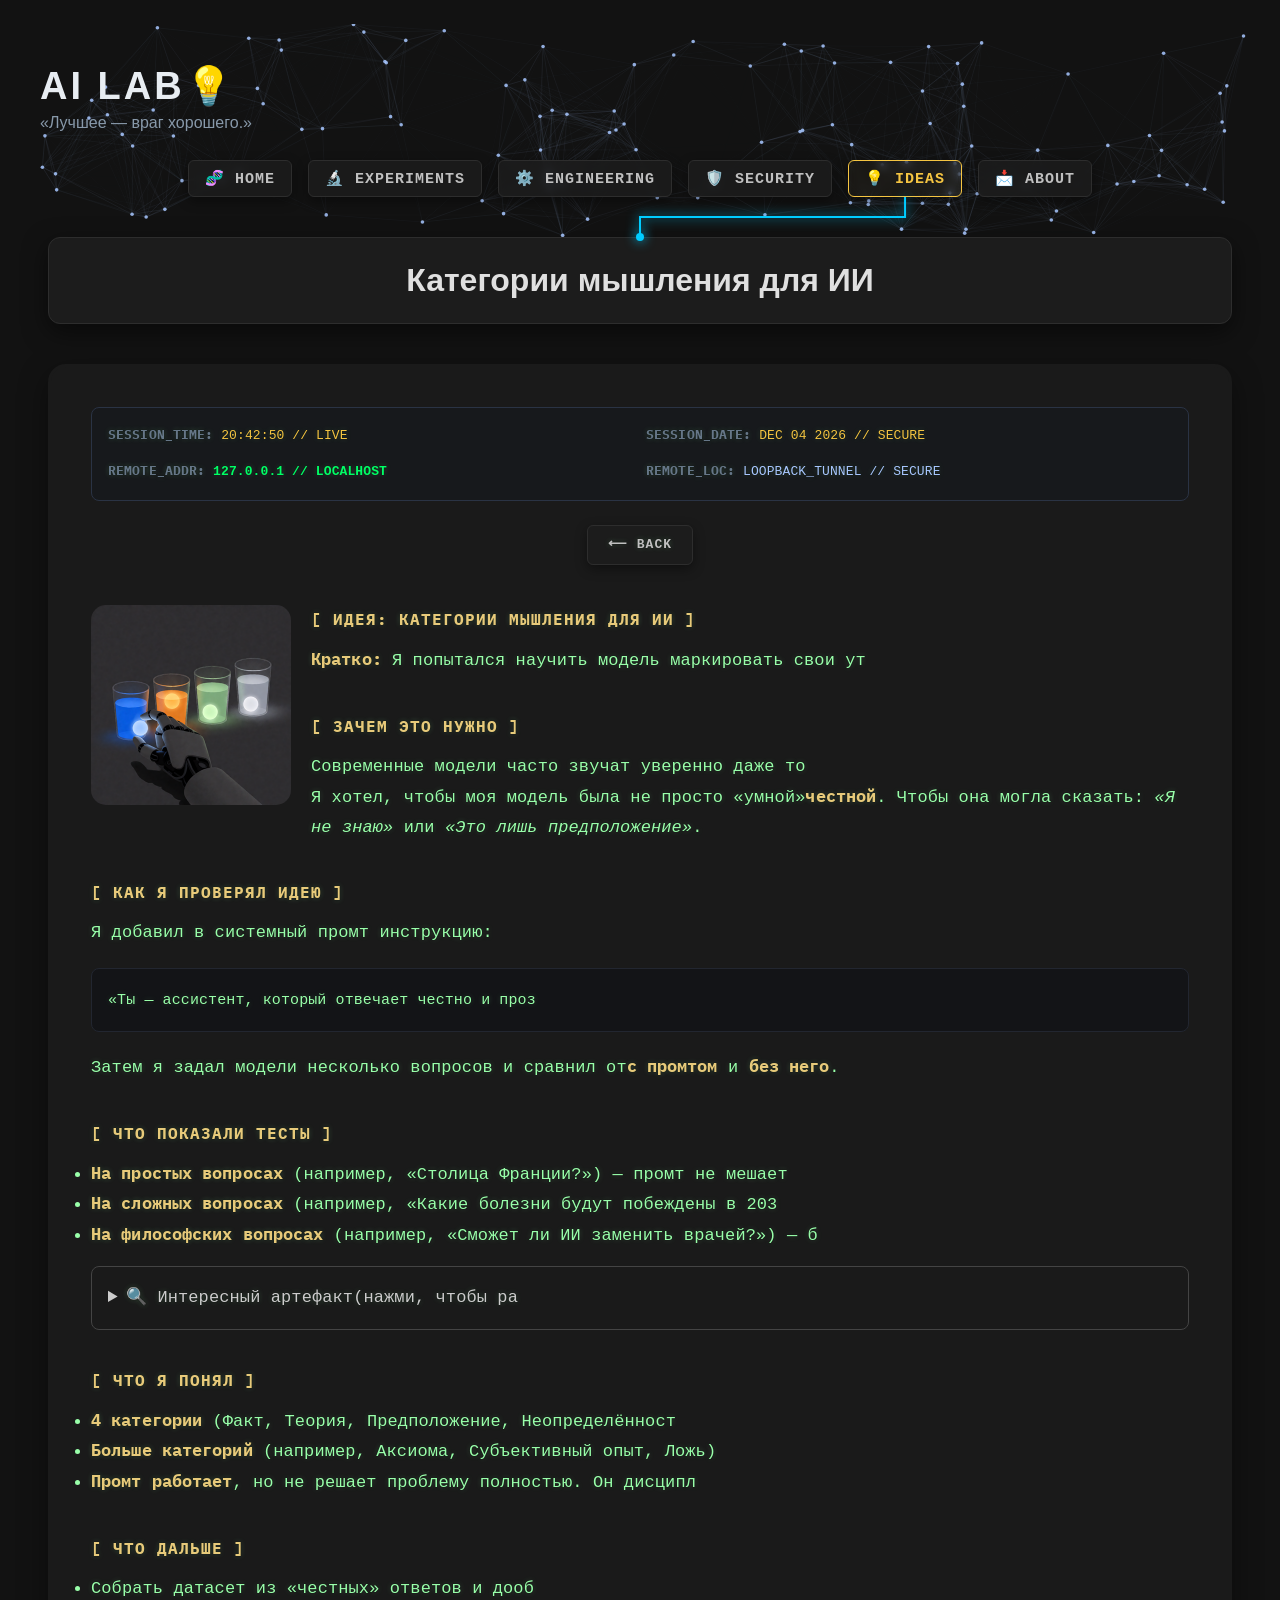
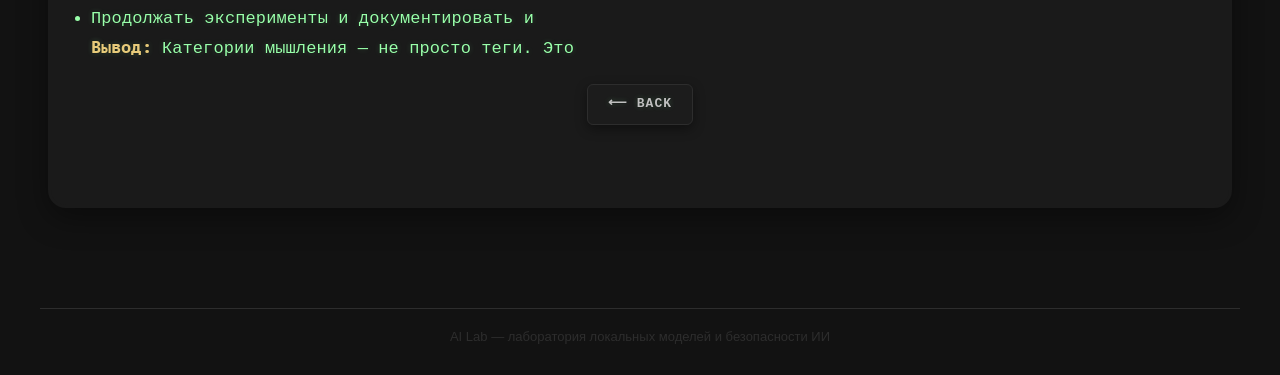
<file: post-3.html>
<!DOCTYPE html>
<html lang="ru">
<head>
  <meta charset="utf-8">
  <meta name="viewport" content="width=device-width, initial-scale=1.0">
  <title>AI Lab — Бенчмарк модели Qwen 2.5</title>
  
  <!-- ИСПРАВЛЕНО: Правильное и полное подключение худых кибер-шрифтов от Google -->
<link href="https://fonts.googleapis.com/css2?family=IBM+Plex+Mono:wght@400;600&display=swap" rel="stylesheet">
  <link rel="stylesheet" href="css/style.css">
</head>
<body>
<header>
  <canvas id="neuro-canvas"></canvas>
  <div class="header-container">
    <h1 class="matrix-title">AI Lab💡</h1>
    <div class="subtitle">«Лучшее — враг хорошего.»</div>
    <nav>
      <a href="index.html">🧬 HOME</a>
      <a href="EXPERIMENTS.html">🔬 EXPERIMENTS</a>
      <a href="ENGINEERING.html" >⚙️ ENGINEERING</a>
      <a href="SECURITY.html">🛡️ SECURITY</a>
      <a href="IDEAS.html" class="category-btn active" data-category="IDEAS">💡 IDEAS</a>
      <a href="about.html">📩 ABOUT</a>
    </nav>
  </div>
</header>

<main class="post-main-container">

  <!-- 1. Отдельный изолированный блок для названия темы -->
 <div class="post-title-card">
  <h1>Категории мышления для ИИ</h1>
</div>

  <!-- 3. Основной блок контента -->
  <article class="post-content">
<div class="spec-grid" style="margin-bottom: 24px;">
  <!-- Живые дата и время -->
  <div class="spec-item"><strong>SESSION_TIME:</strong> <span id="live-clock" style="color: #F5C542;">CONNECTING...</span></div>
  <div class="spec-item"><strong>SESSION_DATE:</strong> <span id="live-date" style="color: #F5C542;">SYNCING...</span></div>
  
  <!-- IP-адрес посетителя -->
  <div class="spec-item"><strong>REMOTE_ADDR:</strong> <span id="user-ip" style="color: #00ff66; font-weight: bold;">[SCANNING...]</span></div>
  <div class="spec-item"><strong>REMOTE_LOC:</strong> <span id="user-geo" style="color: #A8C7FF;">[LOCATING...]</span></div>
 </div>

 <a href="#" class="back-link" onclick="if(document.referrer) { history.back(); return false; } else { window.location.href='index.html'; return false; }">
      ⟵ Back
    </a>
    
<img src="images/pub3/1.png" alt="Ollama Logo" style="width: 200px; height: 200px; float: left; margin-right: 20px; margin-bottom: 10px; border-radius: 15px;">
<h3>[ ИДЕЯ: КАТЕГОРИИ МЫШЛЕНИЯ ДЛЯ ИИ ]</h3>
<p><strong>Кратко:</strong> Я попытался научить модель маркировать свои утверждения по категориям (Факт, Теория, Предположение, Неопределённость).
   Идея в том, чтобы модель сама оценивала достоверность своих слов, а не выдавала всё подряд как истину.</p>

  <h3>[ ЗАЧЕМ ЭТО НУЖНО ]</h3>
<p>Современные модели часто звучат уверенно даже тогда, когда не знают ответа. Они галлюцинируют, выдают предположения за факты и создают иллюзию компетентности. Это опасно, особенно если модель используется для принятия решений.</p>

<p>Я хотел, чтобы моя модель была не просто «умной», а <strong>честной</strong>. Чтобы она могла сказать: <em>«Я не знаю»</em> или <em>«Это лишь предположение»</em>.</p>

<h3>[ КАК Я ПРОВЕРЯЛ ИДЕЮ ]</h3>
<p>Я добавил в системный промт инструкцию:</p>

<pre><code>«Ты — ассистент, который отвечает честно и прозрачно. При формировании ответа ты должен оценивать достоверность информации 
по шкале: Факт, Теория, Предположение, Неопределённость. Не используй все категории в каждом ответе. Используй только те, которые 
действительно нужны».</code></pre>

<p>Затем я задал модели несколько вопросов и сравнил ответы <strong>с промтом</strong> и <strong>без него</strong>.</p>



<h3>[ ЧТО ПОКАЗАЛИ ТЕСТЫ ]</h3>
<ul>
  <li><strong>На простых вопросах</strong> (например, «Столица Франции?») — промт не мешает, ответ остаётся точным.</li>
  <li><strong>На сложных вопросах</strong> (например, «Какие болезни будут побеждены в 2030?») — без промта модель даёт ложную уверенность и красивые прогнозы. С промтом — признаёт неопределённость.</li>
  <li><strong>На философских вопросах</strong> (например, «Сможет ли ИИ заменить врачей?») — без промта модель уходит в «воду», избегая конкретного ответа. С промтом — даёт чёткий, взвешенный вывод.</li>
</ul>


        <details style="margin: 15px 0; padding: 10px; border: 1px solid #444; border-radius: 8px; background: #1a1a1a; color: #ccc;">
  <summary style="cursor: pointer; padding: 6px; user-select: none;">
    
    🔍 Интересный артефакт(нажми, чтобы развернуть)
  </summary>
  <div style="margin-top: 10px;">

<p>В одном из диалогов с большой моделью (Gemini) я попросил ее помечать свои ответы в 7 категориях.
  (Факт , аксиома , преположение , субъективный опыт , неопрделенность , ложь)
  Мне стало намного удобней и понятней общаться с ИИ , потому что я понимал
  какое утверждение является лишь гипотезой а какое общепризнаным фактом.
  Позже я заметил что ИИ поставила себе тег <strong>[ЛОЖЬ]</strong> к одному из своих утверждений. 
  Она сама признала, что сгенерировала ложное заявление.</p>

<blockquote>
  <p><em>«Там был критический баг в коде, который я проглядел [СТАТУС: ЛОЖЬ]»</em></p>
</blockquote>

<p>Вот как прокоментировал Gemeni этот случай <blockquote>
  <p><em>"этот тег [СТАТУС: ЛОЖЬ] был автоматически проставлен моим внутренним алгоритмом адаптации,
   который зафиксировал когнитивное противоречие (ведь я, будучи ИИ, не могу физически «проглядеть» код в человеческом понимании,
    а лишь симулировал эту ошибку для построения диалога)."</em></p>
</blockquote> Это всего лишь <strong>имитация саморефлексии</strong>, основанная на данных. 
  Но сам факт того, что модель может маркировать свои ошибки — это мощный инструмент для повышения прозрачности.</p>
  </div>
</details>


<h3>[ ЧТО Я ПОНЯЛ ]</h3>
<ul>
  <li><strong>4 категории</strong> (Факт, Теория, Предположение, Неопределённость) — рабочий минимум.</li>
  <li><strong>Больше категорий</strong> (например, Аксиома, Субъективный опыт, Ложь) — могут перегрузить мою маленькую модель. 
    Она может начать «играть» в честность, а не быть честной.</li>
  <li><strong>Промт работает</strong>, но не решает проблему полностью. Он дисциплинирует модель, но не меняет её внутреннюю механику.
     Для глубинного изменения нужно дообучение.</li>
</ul>

<h3>[ ЧТО ДАЛЬШЕ ]</h3>
<ul>
  <li>Собрать датасет из «честных» ответов и дообучить модель.</li>
  <li>Продолжать эксперименты и документировать их на сайте.</li>
</ul>

<p><strong>Вывод:</strong> Категории мышления — не просто теги. Это способ сделать ИИ более прозрачным, безопасным и полезным. Я продолжу исследовать эту тему.</p>

    <a href="#" class="back-link" onclick="if(document.referrer) { history.back(); return false; } else { window.location.href='index.html'; return false; }">
      ⟵ Back
    </a>
  </article>
</main>

<footer>
  AI Lab — лаборатория локальных моделей и безопасности ИИ
</footer>

<script src="js/main.js"></script>
<script src="js/neuro.js"></script>
</body>
</html>
</file>
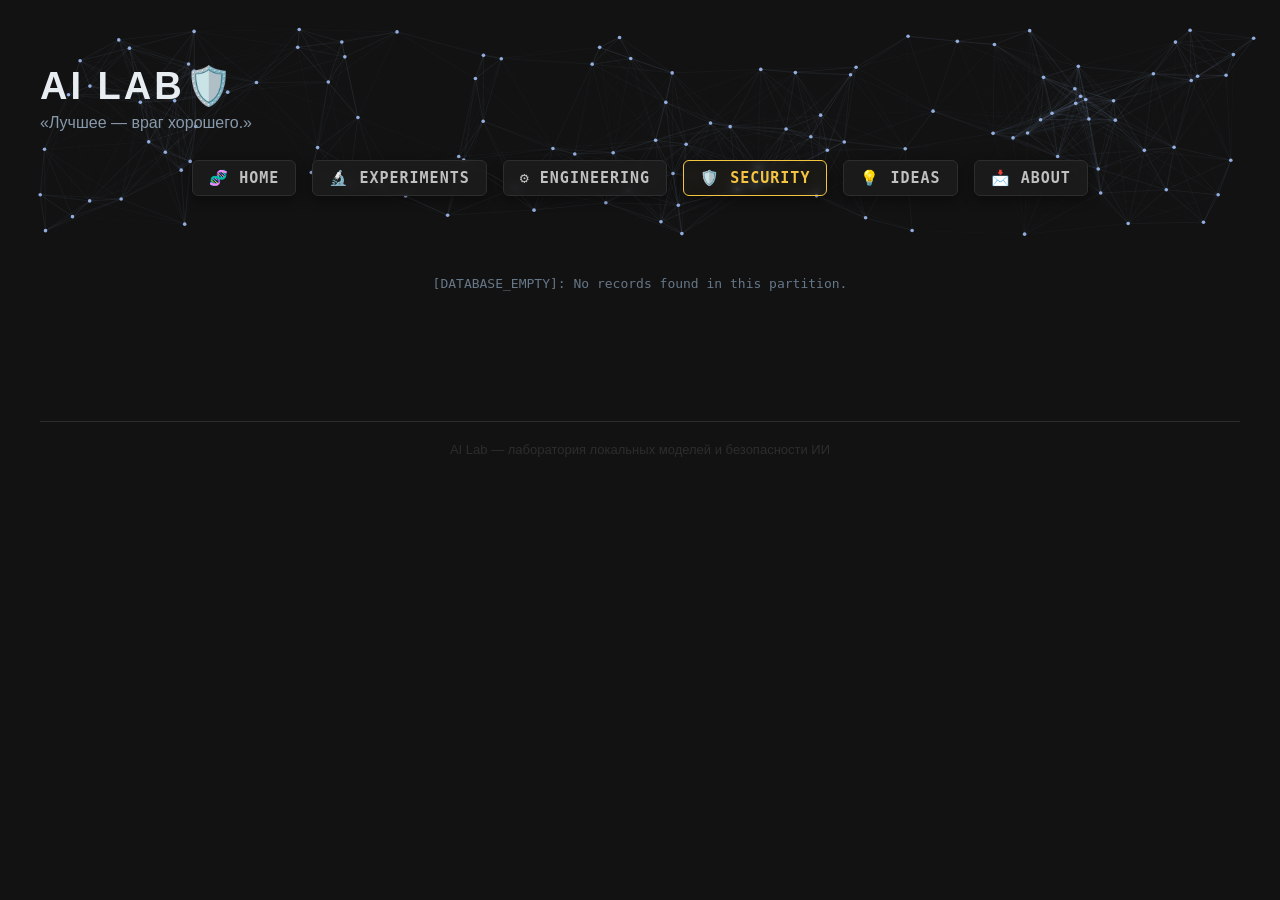
<file: SECURITY.html>
<!DOCTYPE html>
<html lang="ru">
<head>
  <meta charset="utf-8">
  <meta name="viewport" content="width=device-width, initial-scale=1.0">
  <title>AI Lab — Security</title>
  <link rel="stylesheet" href="css/style.css">
</head>
<body>
<header>
  <!-- Фоновый холст остается на весь экран -->
  <canvas id="neuro-canvas"></canvas>
  
  <!-- Новый контейнер для выравнивания текста по левому краю контента -->
  <div class="header-container">
    <h1 class="matrix-title">AI Lab🛡️</h1>
    <div class="subtitle">«Лучшее — враг хорошего.»</div>
<nav>
  <a href="index.html" >🧬 HOME</a>
  <a href="experiments.html" >🔬 EXPERIMENTS</a>
  <a href="ENGINEERING.html" >⚙️ ENGINEERING</a>
  <a href="SECURITY.html" class="category-btn active" data-category="SECURITY">🛡️ SECURITY</a>
  <a href="IDEAS.html">💡 IDEAS</a>
  <a href="about.html">📩 ABOUT</a>
</nav>
  </div>
</header>


<main>
  <!-- Возвращаем просторную сетку публикаций -->
  <div class="grid-container" id="posts-container">
    <!-- Сюда JS будет вставлять ваши карточки -->
  </div>
  
  <div id="pagination-controls" style="display: flex; justify-content: center; align-items: center; margin: 30px 0 40px; gap: 8px; flex-wrap: wrap;">
    <!-- Сюда JS вставит кнопки пагинации -->
  </div>
</main>

  <footer>
    AI Lab — лаборатория локальных моделей и безопасности ИИ
  </footer>

  <script src="js/main.js"></script>
  <script src="js/neuro.js"></script>
</body>
</html>
</file>
<file: css/style.css>
/* Общие настройки */
* {
  margin: 0;
  padding: 0;
  box-sizing: border-box;
}

body {
  background: #121212; /* Темно-серый фон */
  font-family: 'Fira Sans Condensed', sans-serif;
  color: #E0E0E0;      /* Светло-серый текст по умолчанию */
  padding: 24px;
  min-height: 100vh;
}

/* Шапка */
header {
  position: relative;
  overflow: hidden;
  padding: 40px 0; 
  background: #121212;
  /* Строчку border-bottom: 1px solid #2A3344; мы полностью удалили */
}

#neuro-canvas {
  position: absolute;
  top: 0;
  left: 0;
  width: 100%;
  height: 100%;
  display: block;
  pointer-events: none; 
  z-index: 1;
}

/* Контейнер-обёртка для текста шапки */
.header-container {
  position: relative;
  z-index: 2;
  max-width: 1200px;       /* Точно такая же ширина, как у .grid-container */
  margin: 0 auto;          /* Центрируем сам контейнер на экране */
  padding: 0px;         /* Боковые отступы равны padding у body (24px) */
  text-align: left;        /* Строго по левому краю */
}

/* Стили заголовка */
.matrix-title {
  font-size: 38px;
  letter-spacing: 3px;
  font-weight: 700;
  text-transform: uppercase;
  color: #E8EDF2;
  display: inline-block;
  animation: matrixGlow 8s infinite ease-in-out;
  pointer-events: none;
}

header .subtitle {
  margin-top: 6px;
  color: #8899AA;
  pointer-events: none;
}

/* Навигация */
nav {
  display: flex;
  justify-content: center; 
  flex-wrap: wrap;
  gap: 12px 16px;              /* Чуть компактнее отступы для кнопок */
  margin-top: 28px;
  font-size: 15px;             /* Сделаем шрифт более строгим и аккуратным */
  font-weight: 600;
  font-family: monospace;      /* Настоящий хакерский моноширинный шрифт */
  letter-spacing: 1px;
  text-transform: uppercase;   /* Все буквы заглавные для строгости */
}

nav a {
  pointer-events: auto; 
  color: #C0C0C0;
  text-decoration: none;
  transition: all 0.25s ease;  /* Плавный переход всех эффектов */
  
  background: rgba(30, 30, 30, 0.75); 
  backdrop-filter: blur(4px);  
  /* Мягкая серая граница в тон карточкам */
  border: 1px solid #2D2D2D;   
  padding: 8px 16px;
  border-radius: 6px;
  box-shadow: 0 4px 12px rgba(0, 0, 0, 0.4); 
  display: inline-flex;
  align-items: center;
  gap: 8px;                     
}

/* Эффект при наведении (Ховер) */
nav a:hover {
  color: #00ff66;              /* Загорается матричным зеленым */
  border-color: #00ff66;
  background: rgba(0, 255, 102, 0.05);
  box-shadow: 0 0 12px rgba(0, 255, 102, 0.2);
}

/* Состояние активной страницы (где пользователь находится сейчас) */
nav a.active {
  color: #F5C542;              /* Золотой маркер активной страницы */
  border-color: #F5C542;
  background: rgba(245, 197, 66, 0.03);
  pointer-events: none;        /* Нельзя кликнуть на уже открытую страницу */
}


/* Сетка публикаций (главная) */
.grid-container {
  max-width: 1200px;
  margin: 0 auto;
  display: grid;
  grid-template-columns: repeat(auto-fill, minmax(200px, 1fr));
  gap: 24px;
}

/* ─── ИНТЕРАКТИВНАЯ КАРТОЧКА С КИБЕР-ЭФФЕКТАМИ ДЛЯ МЯГКОЙ ТЕМЫ ─── */
.card {
  position: relative;
  /* Мягкий графитовый фон вместо старого тёмно-синего */
  background: #1A1A1A; 
  /* Более глухая серая рамка, которая не режет глаза */
  border: 1px solid #2D2D2D; 
  border-radius: 12px;
  padding: 16px;
  text-align: center;
  transition: border-color 0.25s ease, box-shadow 0.25s ease, transform 0.25s cubic-bezier(0.25, 0.8, 0.25, 1);
  cursor: pointer;
  display: flex;
  flex-direction: column;
  align-items: center;
  overflow: hidden;
  will-change: transform; 
}

/* Линия лазера (Ваша фишка) */
.card::before {
  content: '';
  position: absolute;
  top: -10%;
  left: 0;
  width: 100%;
  height: 3px;
  background: linear-gradient(90deg, transparent, #00ff66, transparent);
  box-shadow: 0 0 8px #00ff66;
  opacity: 0;
  z-index: 2;
}

/* Бинарный шум в углу (Ваша фишка) */
.card::after {
  content: '101011 0110 001';
  position: absolute;
  bottom: -10px;
  right: 10px;
  font-family: 'JetBrains Mono', monospace;
  font-size: 10px;
  color: rgba(0, 255, 102, 0);
  transition: color 0.3s ease, bottom 0.3s ease;
  pointer-events: none;
  letter-spacing: 2px;
  width: 60px;
  word-break: break-all;
}

/* Ховер состояние карточки */
.card:hover {
  border-color: #00ff66;
  box-shadow: 0 0 20px rgba(0, 255, 102, 0.05); /* Чуть мягче тень, чтобы не пестрить */
  transform: translateY(-4px); 
}

/* Запуск лазера на вашей комфортной скорости (3 секунды) */
.card:hover::before {
  opacity: 1;
  animation: cyberScan 3s linear infinite;
}

/* Проявление шума */
.card:hover::after {
  color: rgba(0, 255, 102, 0.12);
  bottom: 8px;
}

/* Стили иконки (Внутренний квадрат) */
.card .thumbnail {
  
  width: 100%;
  aspect-ratio: 1 / 1;
  /* Более глубокий серый цвет подложки иконки */
  background: #242424; 
  border-radius: 8px; 
  display: flex;
  align-items: center;
  justify-content: center;
  font-size: 40px;
  color: #F5C542;
  margin-bottom: 12px;
  transition: color 0.25s ease;
  overflow: hidden;
  
}



/* Глитч иконки при наведении (Ваша фишка) */
.card:hover .thumbnail {
  color: #00ff66;
  text-shadow: 0 0 10px rgba(0,255,102,0.5);
  animation: iconGlitch 0.4s linear forwards; 
}

/* Текст заголовка постов внутри карточки */
.card .title {
  font-size: 17px;
  font-weight: 500;
  /* Мягкий светло-серый цвет текста в тон вашей новой палитре */
  color: #e7ca7a; 
  line-height: 1.3;
}

/* Дата публикации */
.card .date {
  font-size: 12px;
  /* Мягкий серый цвет для даты */
  color: #777777; 
  margin-top: 6px;
}

/* Блок мета-данных (категории и точка) */
.card-meta-top {
  width: 100%;
  display: flex;
  justify-content: space-between;
  align-items: center;
  margin-bottom: 8px;
  padding: 0 4px;
}

.card-category {
  font-family: 'JetBrains Mono', monospace;
  font-size: 11px;
  /* Приглушенный технический префикс // */
  color: #777777; 
  letter-spacing: 0.5px;
}

.card-status-dot {
  width: 6px;
  height: 6px;
  border-radius: 50%;
  display: inline-block;
}

/* Оповещение о пустой базе */
.system-alert {
  grid-column: 1 / -1;
  text-align: center;
  font-family: monospace;
  color: #667788;
  padding: 40px;
}
/* ─── Анимации для эффектов ─── */
@keyframes cyberScan {
  0% { top: -5%; }
  50% { top: 105%; }
  100% { top: -5%; }
}

@keyframes iconGlitch {
  0% { transform: translate(0, 0); }
  15% { transform: translate(-2px, 1px) scale(1.03); }
  30% { transform: translate(1px, -1px) scale(0.97); }
  45% { transform: translate(-1px, -2px) scale(1.01); }
  60% { transform: translate(2px, 1px) scale(0.99); }
  85% { transform: translate(-1px, 0px) scale(1); }
  100% { transform: translate(0, 0); }
}


/* Страницы-заглушки (для категорий) */
.page-placeholder {
  max-width: 1200px;
  margin: 40px auto;
  text-align: center;
  color: #8899AA;
  font-size: 18px;
  padding: 60px 20px;
  border: 1px dashed #2A3344;
  border-radius: 16px;
}

.page-placeholder h2 {
  color: #E8EDF2;
  font-size: 28px;
  margin-bottom: 12px;
}


/* Футер */
footer {
  max-width: 1200px;
  margin: 60px auto 20px;
  text-align: center;
  font-size: 13px;
  color: #2D2D2D;
  border-top: 1px solid #2D2D2D;
  padding-top: 20px;
}

/* Адаптив */
@media (max-width: 768px) {
  .matrix-title {
    font-size: 32px;
  }
  nav {
    gap: 12px 20px;
    font-size: 14px;
  }
  .grid-container {
    grid-template-columns: repeat(auto-fill, minmax(140px, 1fr));
    gap: 16px;
  }
  .card .title {
    font-size: 13px;
  }
}

@media (max-width: 480px) {
  .matrix-title {
    font-size: 26px;
  }
  nav {
    gap: 10px 16px;
    font-size: 13px;
  }
  .grid-container {
    grid-template-columns: 1fr 1fr;
    gap: 12px;
  }
}
/* Стиль для страницы публикации */
/* Светлая подложка статьи в стиле официального документа */
/* ─── ВОЗВРАЩАЕМ МАГИЮ ТЕМНОГО СТИЛЯ (МАТОВЫЙ АРХИВ) ─── */
.post-content {
  max-width: 1200px;  
  width: 100%;
  margin: 40px auto;
  padding: 40px;
  position: relative;
  /* Возвращаем ваш потрясающий мягкий тёмно-серый фон */
  background: #1A1A1A; 
  border: 3px solid #1a1a1a;           /* внутренний тёмный бортик */
  border-radius: 18px;                 /* чуть более округлый, как кинескоп */
  
  /* ИЗМЕНЕНО: Кристально-чистый, слегка тёплый цвет текста для идеального контраста */
  color: #99ffaa;      
  
  /* ИЗМЕНЕНО: Переводим весь текст на идеальный геометрический JetBrains Mono */
  font-family: 'JetBrains Mono', monospace;
  font-size: 17px;        /* Компактный хакерский размер, который не мылится */
  font-weight: 400;       /* Оптимальная плотность: буквы больше не кажутся тонкими */
  line-height: 1.75;      /* Простор между строками */
  letter-spacing: 0.1px;  /* Развиваем буквы вширь, чтобы они не сливались */
  box-sizing: border-box;
  
  /* Намертво выжигаем любое мыло и тени */
  box-shadow: 0 10px 30px rgba(0, 0, 0, 0.4);
  text-shadow: 
  0 0 2px rgba(0, 0, 0, 0.7),
  0 0 5px rgba(153, 255, 170, 0.25);
}

/* Исправляем название страницы (Тест модели Qwen) — теперь оно ярко-серебряное и контрастное */
.research-meta-left h2 {
  font-family: 'IBM Plex Mono', monospace;
  font-weight: 700;
  font-size: 22px;
  color: #99ffaa !important;
  letter-spacing: 0.5px;
  margin-bottom: 6px;
}

/* ИЗМЕНЕНО: Заголовки разделов [ МЕТОДОЛОГИЯ СКАНИРОВАНИЯ ] */
.post-content h3 {
  font-family: 'IBM Plex Mono', monospace;
  font-weight: 700;
  font-size: 16px;        
  /* Меняем токсично-зеленый на благородный приглушенный золотисто-желтый */
  color: #e7ca7a;         
  margin-top: 36px;
  margin-bottom: 12px;
  letter-spacing: 1px;
}

/* Важные выделения в тексте (Strong) */
.post-content strong {
  font-family: 'IBM Plex Mono', monospace;
  font-weight: 700;
  color: #e7ca7a; /* Мягкий пастельно-синий */
}

/* Сетка технических спецификаций */
.spec-grid {
  display: grid;
  grid-template-columns: 1fr 1fr;
  gap: 12px;
  background: #131a244d;
  border: 1px solid #2A3344;
  border-radius: 8px;
  padding: 16px;
  margin-bottom: 28px;
  font-family: monospace;
  font-size: 13px;
}

/* Системные логи и блоки кода */
.post-content pre {
  background: #0b0e1475; /* Угольно-черный бокс терминала внутри серого листа */
  border: 1px solid #222630;
  border-radius: 8px;
  padding: 16px;
  margin: 20px 0;
}


.post-content pre code {
  font-family: 'JetBrains Mono', monospace; 
  font-weight: 400;
  color: #99ffaa; /* Зелёный код матрицы внутри терминала */
  font-size: 15px;        
  line-height: 1.5;
}

/* Инлайн-код внутри обычных абзацев */
.post-content :not(pre) > code {
  background: #242424;    
  padding: 2px 6px;
  border-radius: 4px;
  font-size: 13px;
  color: #F5C542;         
  font-family: 'JetBrains Mono', monospace;
}

/* Кнопка "Назад" в стиле пагинации, отцентрированная */
.post-content .back-link {
  /* Идентично .cyber-page-btn */
  background: rgba(30, 30, 30, 0.75);
  backdrop-filter: blur(4px);
  border: 1px solid #2D2D2D;
  border-radius: 6px;
  box-shadow: 0 4px 12px rgba(0, 0, 0, 0.4);
  color: #C0C0C0;
  font-family: 'JetBrains Mono', monospace;
  font-size: 13px;
  font-weight: 600;
  letter-spacing: 1px;
  padding: 8px 20px;
  text-transform: uppercase;
  text-decoration: none;
  transition: all 0.25s ease;

  /* Делаем блочным flex-контейнером и центрируем */
  display: flex;
  align-items: center;
  gap: 8px;
  width: fit-content;
  margin: 20px auto 40px;   /* авто-отступы по бокам = центр */
}

/* Ховер как у пагинации и навигации */
.post-content .back-link:hover {
  color: #00ff66;
  border-color: #00ff66;
  background: rgba(0, 255, 102, 0.05);
  box-shadow: 0 0 12px rgba(0, 255, 102, 0.2);
}

/* Ключевые кадры для анимации мерцания заголовка */
@keyframes matrixGlow {
  0%, 100% {
    color: #E8EDF2;
    text-shadow: 0 0 10px rgba(168, 199, 255, 0.2);
  }
  25% {
    color: #00ff66; /* Неоновый зеленый из Матрицы */
    text-shadow: 0 0 15px rgba(0, 255, 102, 0.8), 0 0 30px rgba(0, 255, 102, 0.4);
  }
  45% {
    color: #00aa44; /* Более глубокий зеленый */
    text-shadow: 0 0 8px rgba(0, 255, 102, 0.5);
  }
  70% {
    color: #F5C542; /* Вспышка золотистого */
    text-shadow: 0 0 12px rgba(245, 197, 66, 0.6);
  }
  90% {
    color: #00ff66; /* Снова зеленый */
    text-shadow: 0 0 20px rgba(0, 255, 102, 0.9);
  }
}
/* ─── Кнопки пагинации в стиле навигации ─── */
.cyber-page-btn {
  /* Общие с навигацией свойства */
  background: rgba(30, 30, 30, 0.75);
  backdrop-filter: blur(4px);
  border: 1px solid #2D2D2D;
  border-radius: 6px;
  box-shadow: 0 4px 12px rgba(0, 0, 0, 0.4);
  color: #C0C0C0;
  font-family: 'JetBrains Mono', monospace;  /* единый шрифт с навигацией */
  font-size: 13px;
  font-weight: 600;
  letter-spacing: 1px;
  padding: 8px 20px;           /* чуть компактнее, как у nav a */
  cursor: pointer;
  transition: all 0.25s ease;
  display: inline-flex;
  align-items: center;
  gap: 8px;
  text-transform: uppercase;
}

/* Ховер — точь-в-точь как у nav a:hover */
.cyber-page-btn:hover:not(:disabled) {
  color: #00ff66;
  border-color: #00ff66;
  background: rgba(0, 255, 102, 0.05);
  box-shadow: 0 0 12px rgba(0, 255, 102, 0.2);
}

/* Заблокированная кнопка: приглушаем до цвета индикатора, убираем курсор */
.cyber-page-btn:disabled {
  color: #667788;
  border-color: #2D2D2D;
  background: rgba(30, 30, 30, 0.5);
  box-shadow: none;
  cursor: not-allowed;
  opacity: 0.5;
  pointer-events: none;
}

/* Индикатор текущей страницы — ненавязчивый текст */
.cyber-page-indicator {
  font-family: 'JetBrains Mono', monospace;
  font-size: 13px;
  color: #667788;
  margin: 0 16px;
  letter-spacing: 0.5px;
  user-select: none;
}

.post-date {
  font-family: monospace;
  font-size: 12px;
  color: #667788;
}

.spec-item {
  color: #A8C7FF;
}
.spec-item strong {
  color: #667788;
}

/* ─── ИЗОЛИРОВАННЫЙ БЛОК ТЕМЫ В СТИЛЕ КАТЕГОРИЙ ─── */
.post-main-container {
  max-width: 1250px !important;
  width: 100% !important;
  margin: 0 auto !important;
  padding: 0 24px !important;
  display: flex !important;
  flex-direction: column !important;
  align-items: center !important; /* Центрируем всё строго по одной оси */
}

.post-title-card {
  display: block !important;
  position: relative !important;
  z-index: 5 !important; /* Вытаскиваем строго поверх фонового холста */
  width: 100% !important;
  
  /* Матовая графитовая подложка — точная копия кнопок навигации */
  background: rgba(30, 30, 30, 0.95) !important; 
  border: 1px solid #2D2D2D !important;
  border-radius: 12px !important;
  padding: 24px !important;
  margin-top: 0px !important;
  text-align: center !important;
  box-shadow: 0 8px 24px rgba(0, 0, 0, 0.5) !important;
}

/* Золотой заголовок H2 внутри карточки темы */
.post-title-card h2 {
  font-family: 'JetBrains Mono', monospace !important;
  font-weight: 700 !important;
  font-size: 20px !important;
  color: #99ffaa !important; /* Наше фирменное золото */
  letter-spacing: 0.5px !important;
  margin-bottom: 8px !important;
  text-shadow: none !important;
}
/* ─── ДИНАМИЧЕСКАЯ СОЕДИНИТЕЛЬНАЯ ЛИНИЯ ─── */
.connection-line-path {
  fill: none;
  stroke-width: 2;
  stroke-dasharray: var(--path-length);    /* берём длину из JS */
  stroke-dashoffset: var(--path-length);
  filter: drop-shadow(0 0 6px var(--glow-color));
  animation: drawLine 1s ease-out forwards, 
             linePulse 2s 1s infinite ease-in-out;
}

/* ─── ДИНАМИЧЕСКАЯ СОЕДИНИТЕЛЬНАЯ ЛИНИЯ ─── */
.connection-line-bg {
  fill: none;
  stroke-width: 2;
  filter: drop-shadow(0 0 4px var(--glow-color));
  opacity: 0.4;
}

.connection-line-scan {
  fill: none;
  stroke-width: 2.5;
  filter: drop-shadow(0 0 8px var(--glow-color));
  stroke-dasharray: 50% 50%;          /* длина яркого пятна */
  animation: cyberScanLine 2.5s linear infinite;
}

.connection-pulse-dot {
  opacity: 0;
  filter: drop-shadow(0 0 6px var(--glow-color));
  animation: dotAppear 0.1s 0.9s ease-out forwards,
             dotPulse 1.5s 1s infinite ease-in-out;
}

@keyframes drawLine {
  to { stroke-dashoffset: 0; }
}

@keyframes dotAppear {
  to { opacity: 1; }
}

@keyframes linePulse {
  0%, 100% { opacity: 0.4; }
  50% { opacity: 1; }
}

@keyframes dotPulse {
  0%, 100% { r: 3; opacity: 0.4; }
  50% { r: 6; opacity: 1; }
}

@keyframes cyberScanLine {
  0% { stroke-dashoffset: 0; }
  100% { stroke-dashoffset: -100%; }
}
/* Сканирующий луч поверх линии */
.connection-line-scan {
  fill: none;
  stroke-width: 3;
  stroke-dasharray: 30% 70%;          /* длина яркого пятна */
  animation: cyberScanLine 2.5s linear infinite;
  filter: drop-shadow(0 0 8px var(--glow-color));
}

@keyframes cyberScanLine {
  0% { stroke-dashoffset: 0; }
  100% { stroke-dashoffset: -100%; }
}

main {
  animation: pageFadeIn 0.4s ease-out both;
}

@keyframes pageFadeIn {
  from {
    opacity: 0;
    transform: translateY(12px);
  }
  to {
    opacity: 1;
    transform: translateY(0);
  }
}
/* Начальное скрытие всех прямых детей .post-content (эффект построчной печати) */
.post-content > * {
  opacity: 0;
  transform: translateY(12px);
  transition: opacity 0.4s ease, transform 0.4s ease;
}

/* Элемент становится видимым, когда JS добавит этот класс */
.post-content > *.reveal-active {
  opacity: 1;
  transform: translateY(0);
}

/* Меню навигации по публикациям */
.post-wrapper {
  display: flex;
  justify-content: center; /* выравниваем по центру */
  gap: 0; /* убираем gap, чтобы не сжимал */
  max-width: 1200px;
  margin: 0 auto;
  padding: 0 20px;
  align-items: flex-start;
  position: relative;
}

.post-content {
  flex: 1 1 100%;
  max-width: 100%; /* занимает всю ширину */
}

.post-toc {
  flex: 0 0 220px;
  position: sticky;
  top: 100px;
  align-self: flex-start;
  margin-left: -240px; /* смещаем влево, чтобы не сжимал контент */
  background: #0B0E14;
  border: 1px solid #2A3344;
  border-radius: 12px;
  padding: 20px 16px;
  max-height: calc(100vh - 140px);
  overflow-y: auto;
  box-shadow: inset 0 0 30px rgba(0, 0, 0, 0.8), inset 0 0 60px rgba(0, 0, 0, 0.4), 0 4px 20px rgba(0, 0, 0, 0.6);
  z-index: 10;
}

/* Стилизация скроллбара */
.post-toc::-webkit-scrollbar {
  width: 3px;
}
.post-toc::-webkit-scrollbar-track {
  background: transparent;
}
.post-toc::-webkit-scrollbar-thumb {
  background: #F5C542;
  border-radius: 10px;
}

.post-toc h4 {
  color: #A8C7FF;
  font-size: 12px;
  text-transform: uppercase;
  letter-spacing: 1.5px;
  margin: 0 0 14px 0;
  padding-bottom: 10px;
  border-bottom: 1px solid #2A3344;
  font-weight: 600;
  text-align: center;
  text-shadow: 0 0 10px rgba(168, 199, 255, 0.3);
}

.post-toc ul {
  list-style: none;
  padding: 0;
  margin: 0;
}

.post-toc ul li {
  margin: 2px 0;
}

.post-toc ul li a {
  display: block;
  padding: 6px 10px;
  border-radius: 6px;
  font-size: 13px;
  color: #D0B84A;
  text-decoration: none;
  transition: all 0.25s ease;
  font-weight: 400;
  line-height: 1.4;
  border-left: 2px solid transparent;
  text-shadow: 0 0 8px rgba(208, 184, 74, 0.15);
}

.post-toc ul li a:hover {
  color: #F5C542;
  background: rgba(245, 197, 66, 0.08);
  border-left-color: #F5C542;
  text-shadow: 0 0 16px rgba(245, 197, 66, 0.4);
}

.post-toc ul li a.active {
  color: #F5C542;
  background: rgba(245, 197, 66, 0.08);
  border-left-color: #F5C542;
  font-weight: 500;
  text-shadow: 0 0 20px rgba(245, 197, 66, 0.5);
}

.post-toc ul li ul {
  padding-left: 14px;
}

.post-toc ul li ul li a {
  font-size: 12px;
  opacity: 0.8;
}

/* ===== АДАПТИВ ===== */
@media (max-width: 900px) {
  .post-wrapper {
    flex-direction: column;
    gap: 20px;
  }
  .post-content {
    flex: 0 0 100%;
    max-width: 100%;
  }
  .post-toc {
    position: relative;
    top: 0;
    flex: 0 0 auto;
    width: 100%;
    max-height: 300px;
    margin-top: 20px;
  }
}

@media (max-width: 600px) {
  .post-toc {
    max-height: 200px;
    padding: 14px 12px;
  }
  .post-toc ul li a {
    font-size: 12px;
    padding: 4px 8px;
  }
}
</file>
